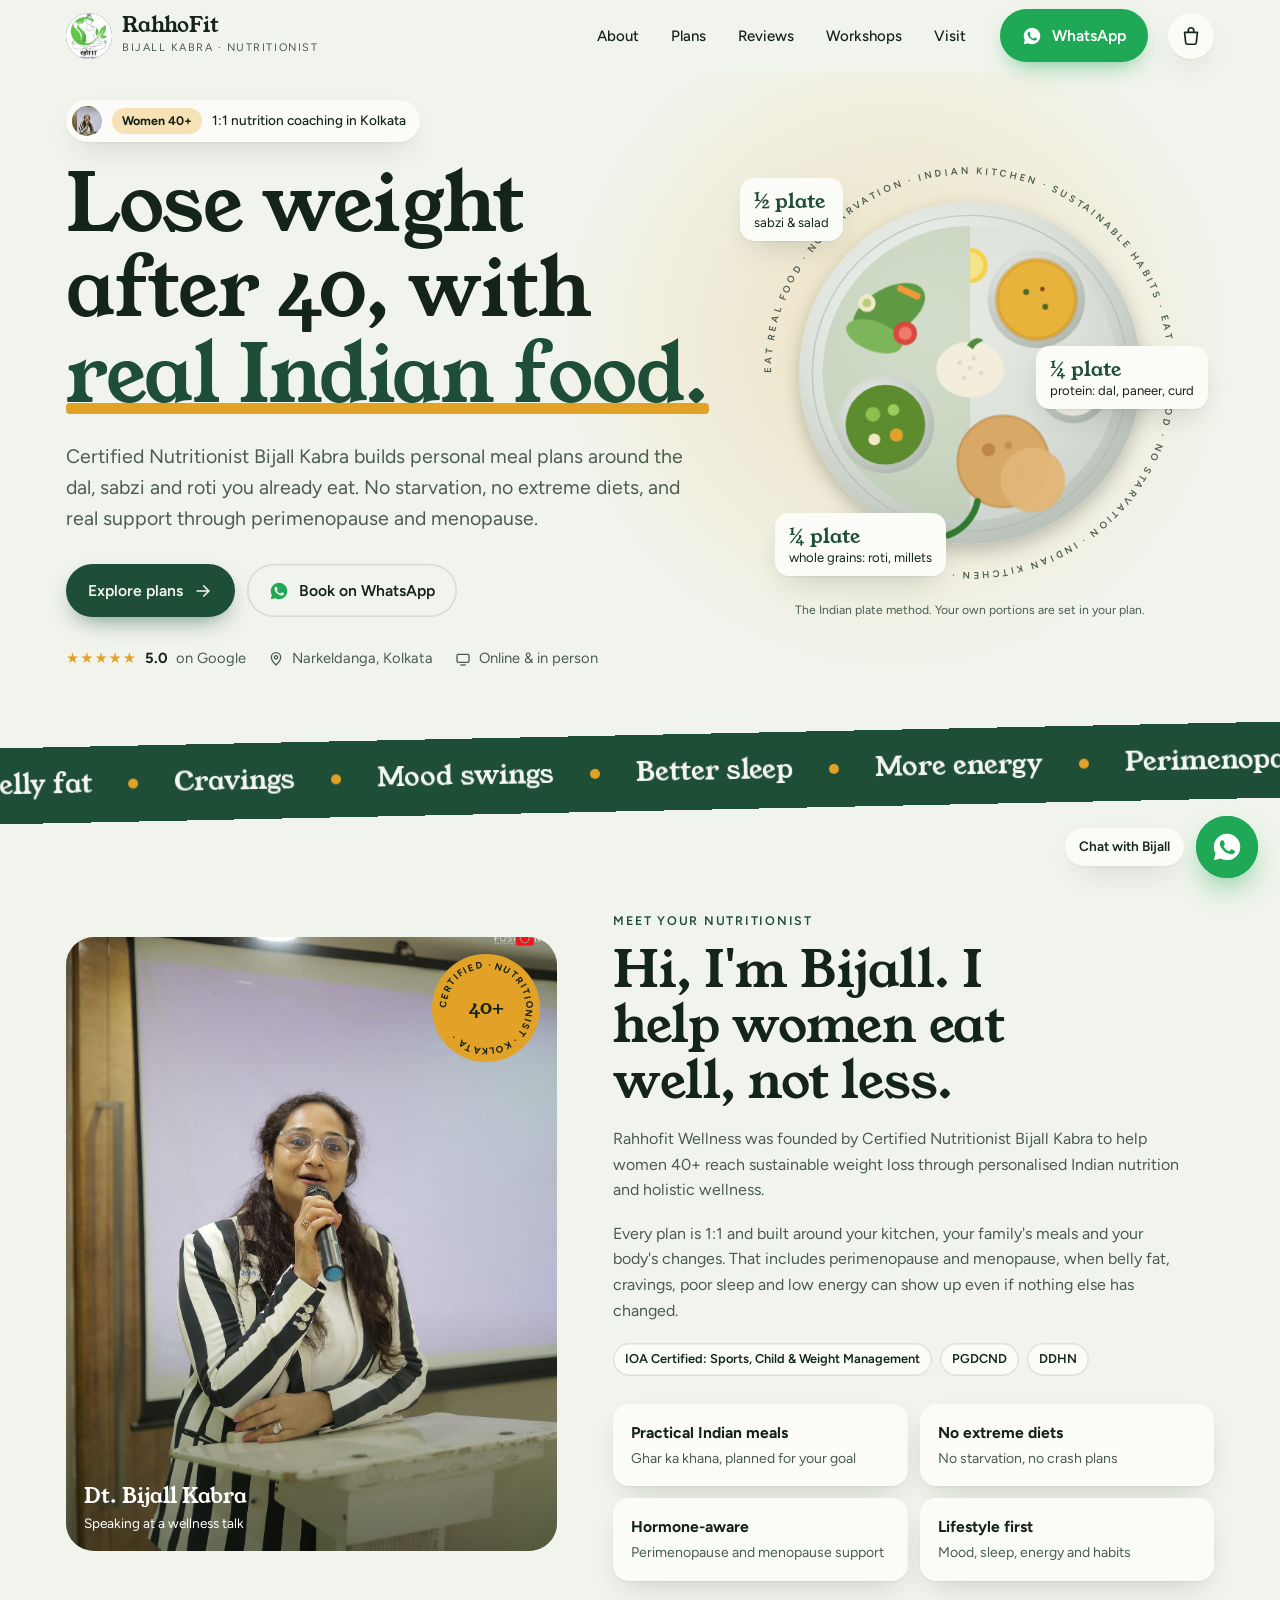
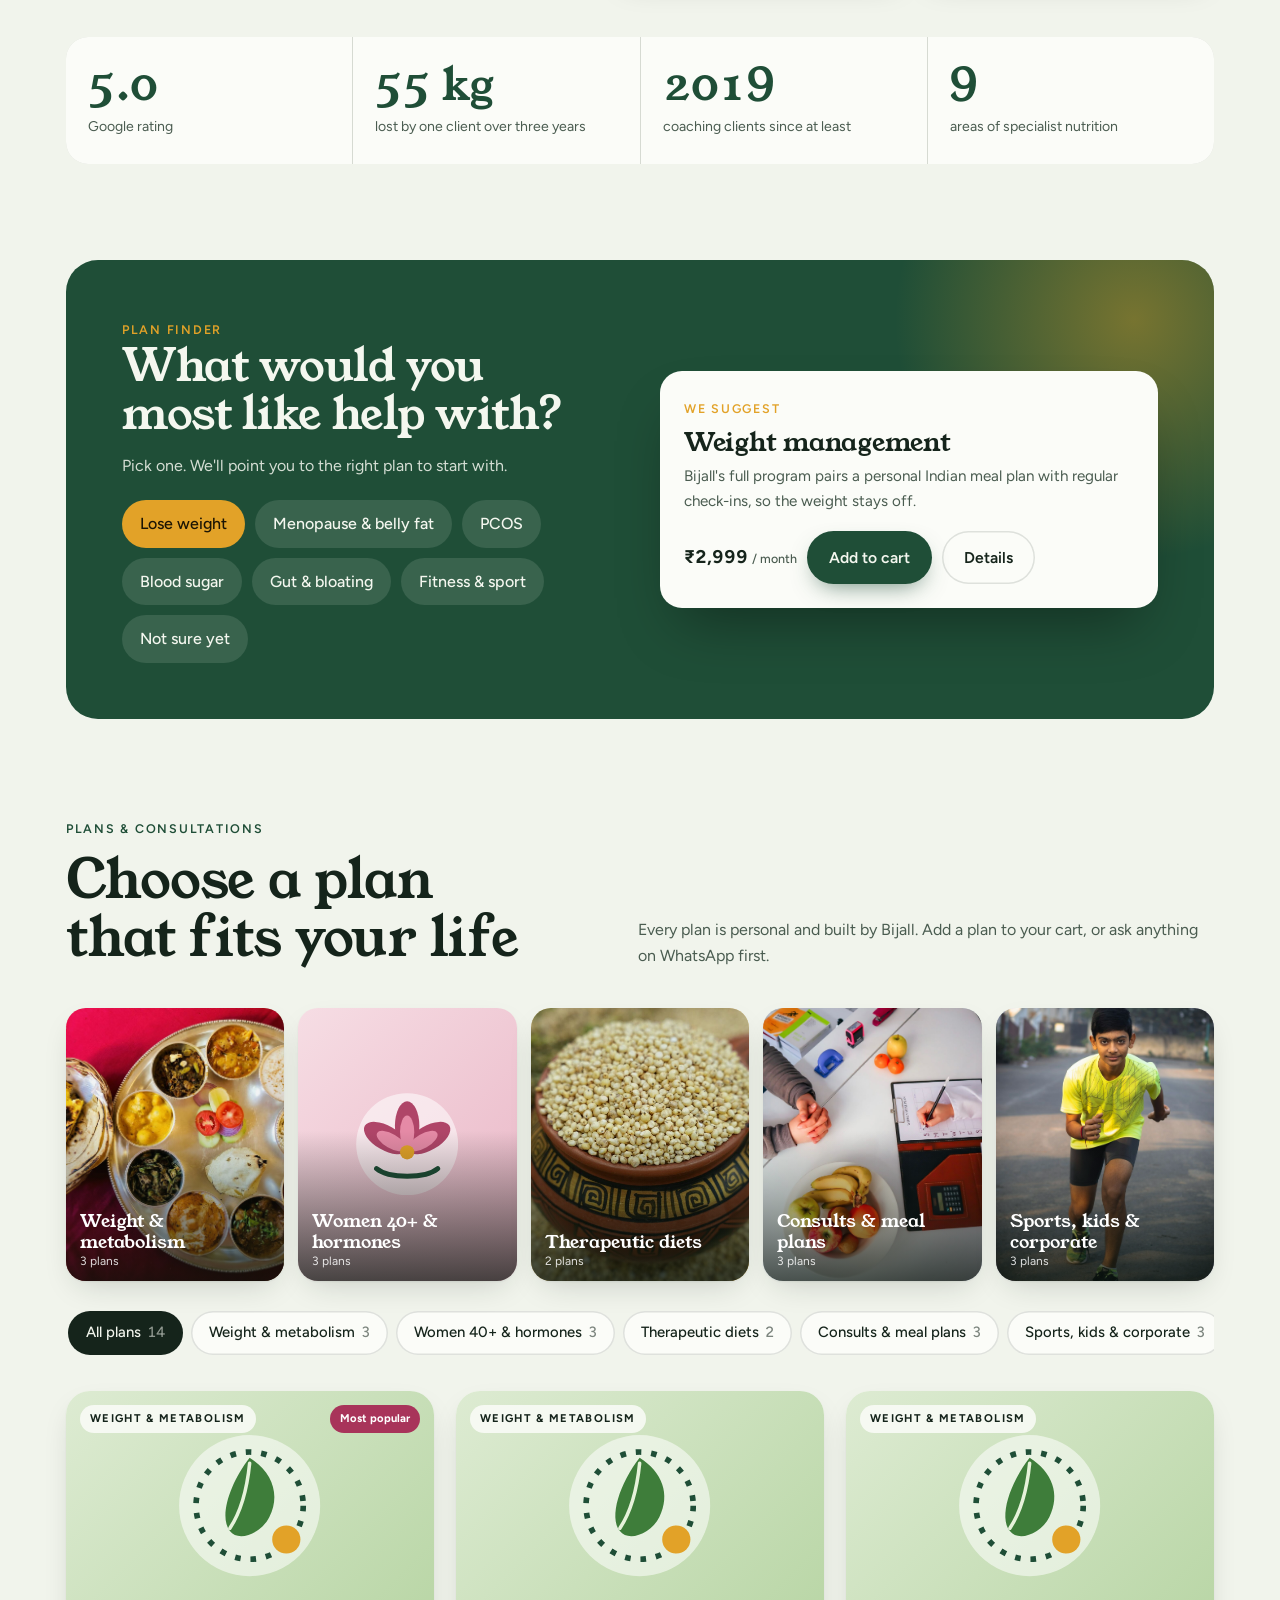
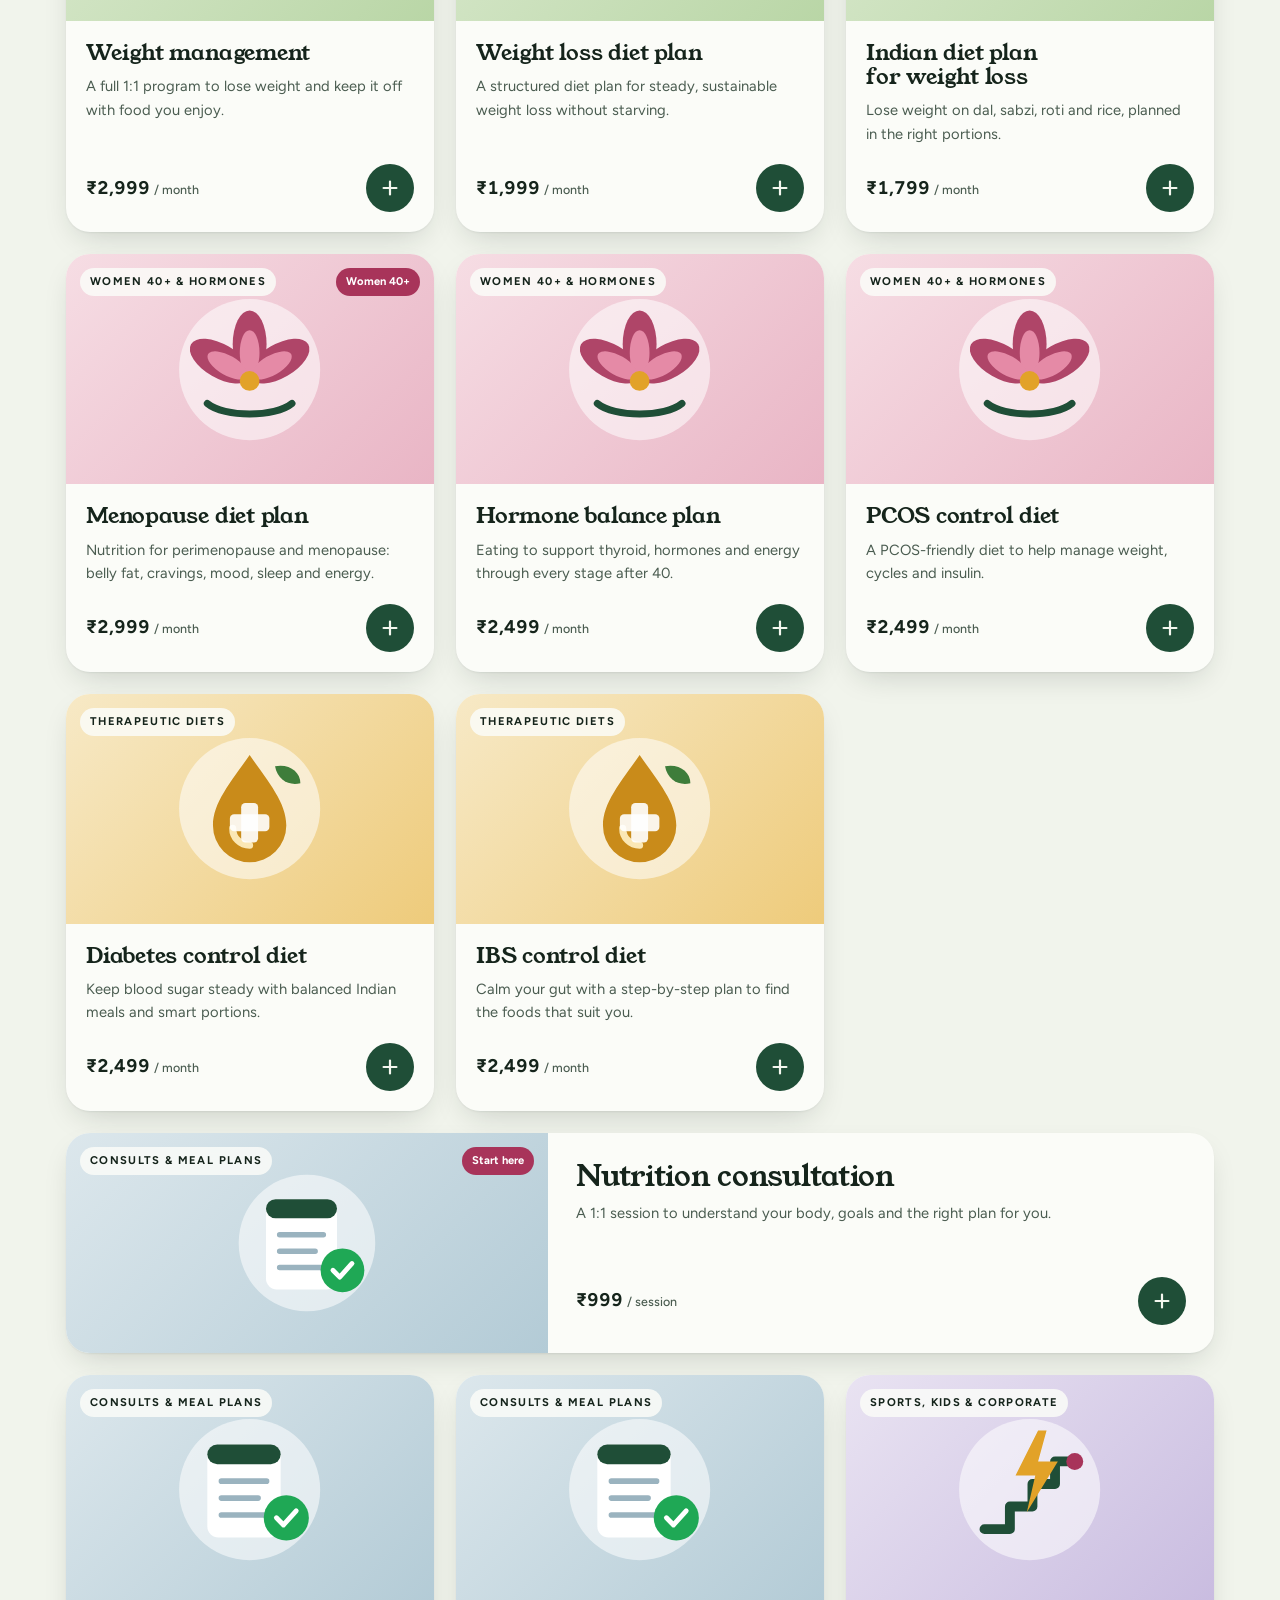
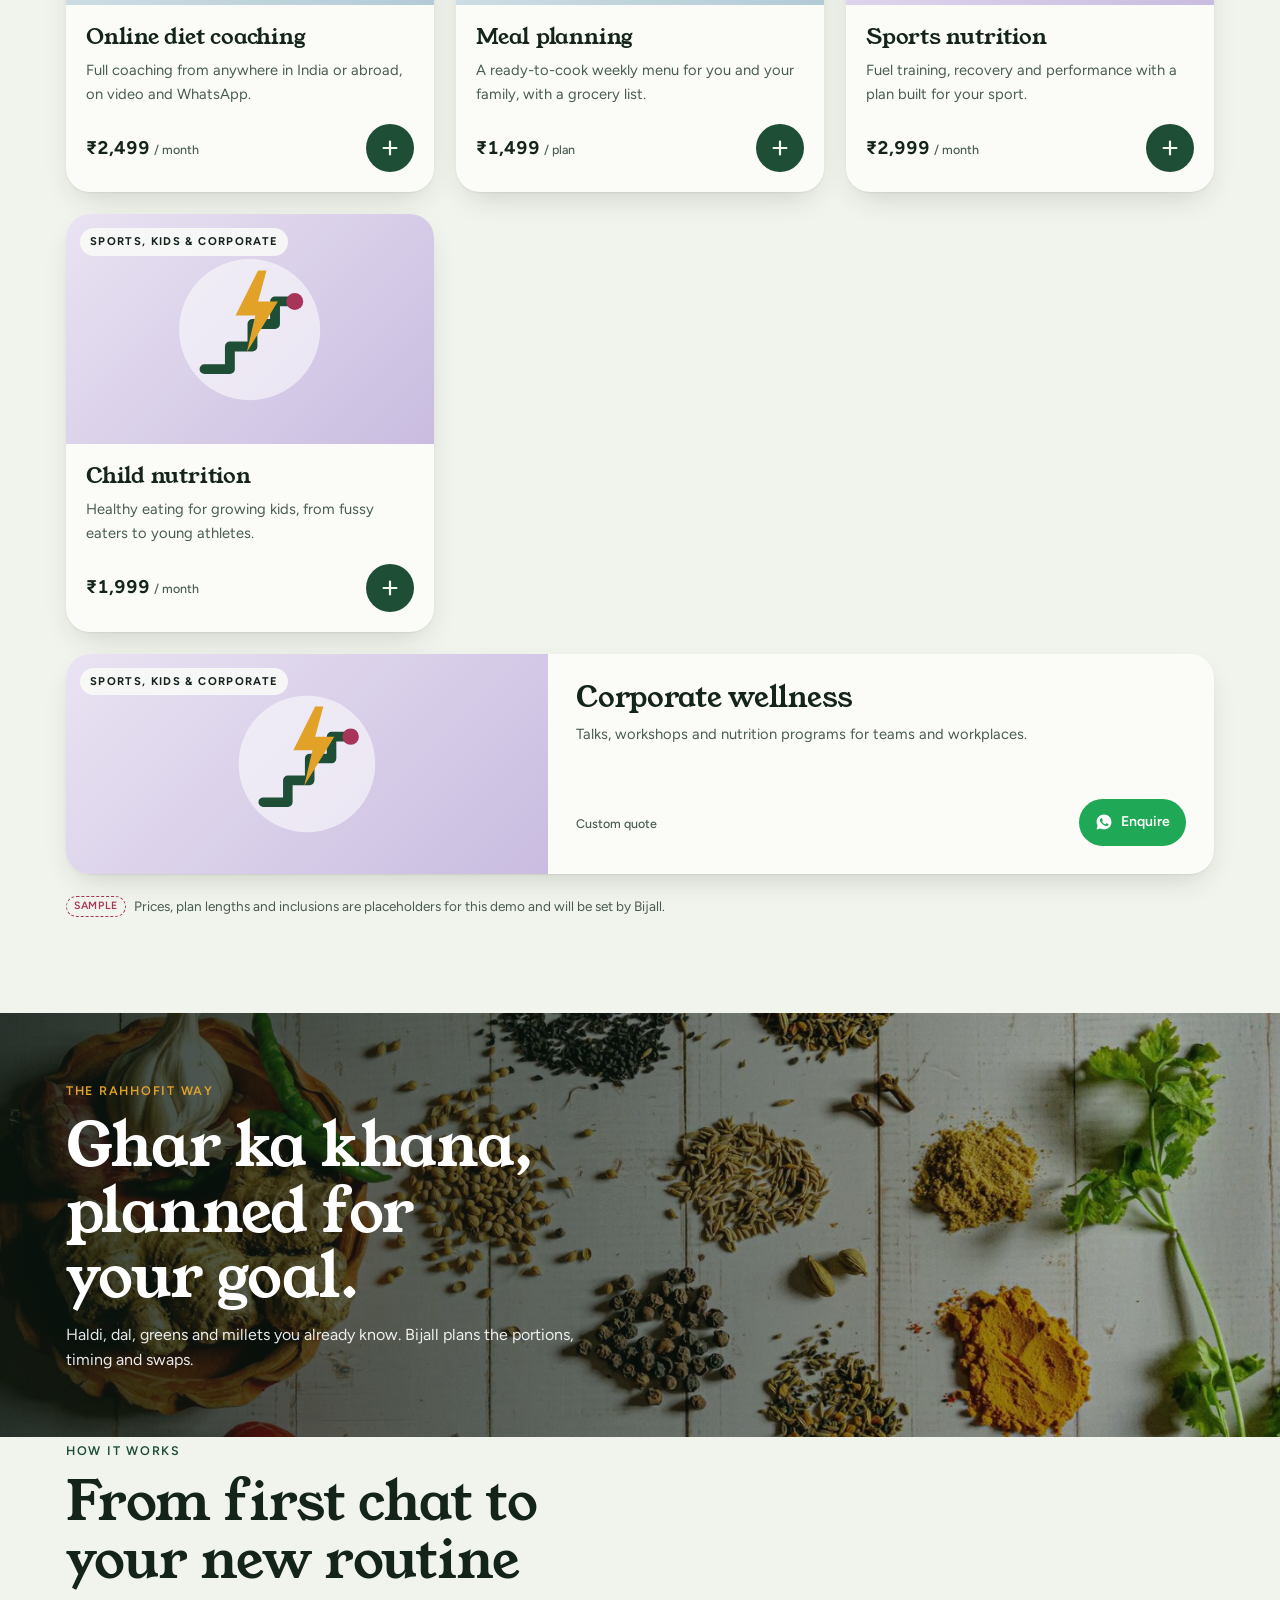
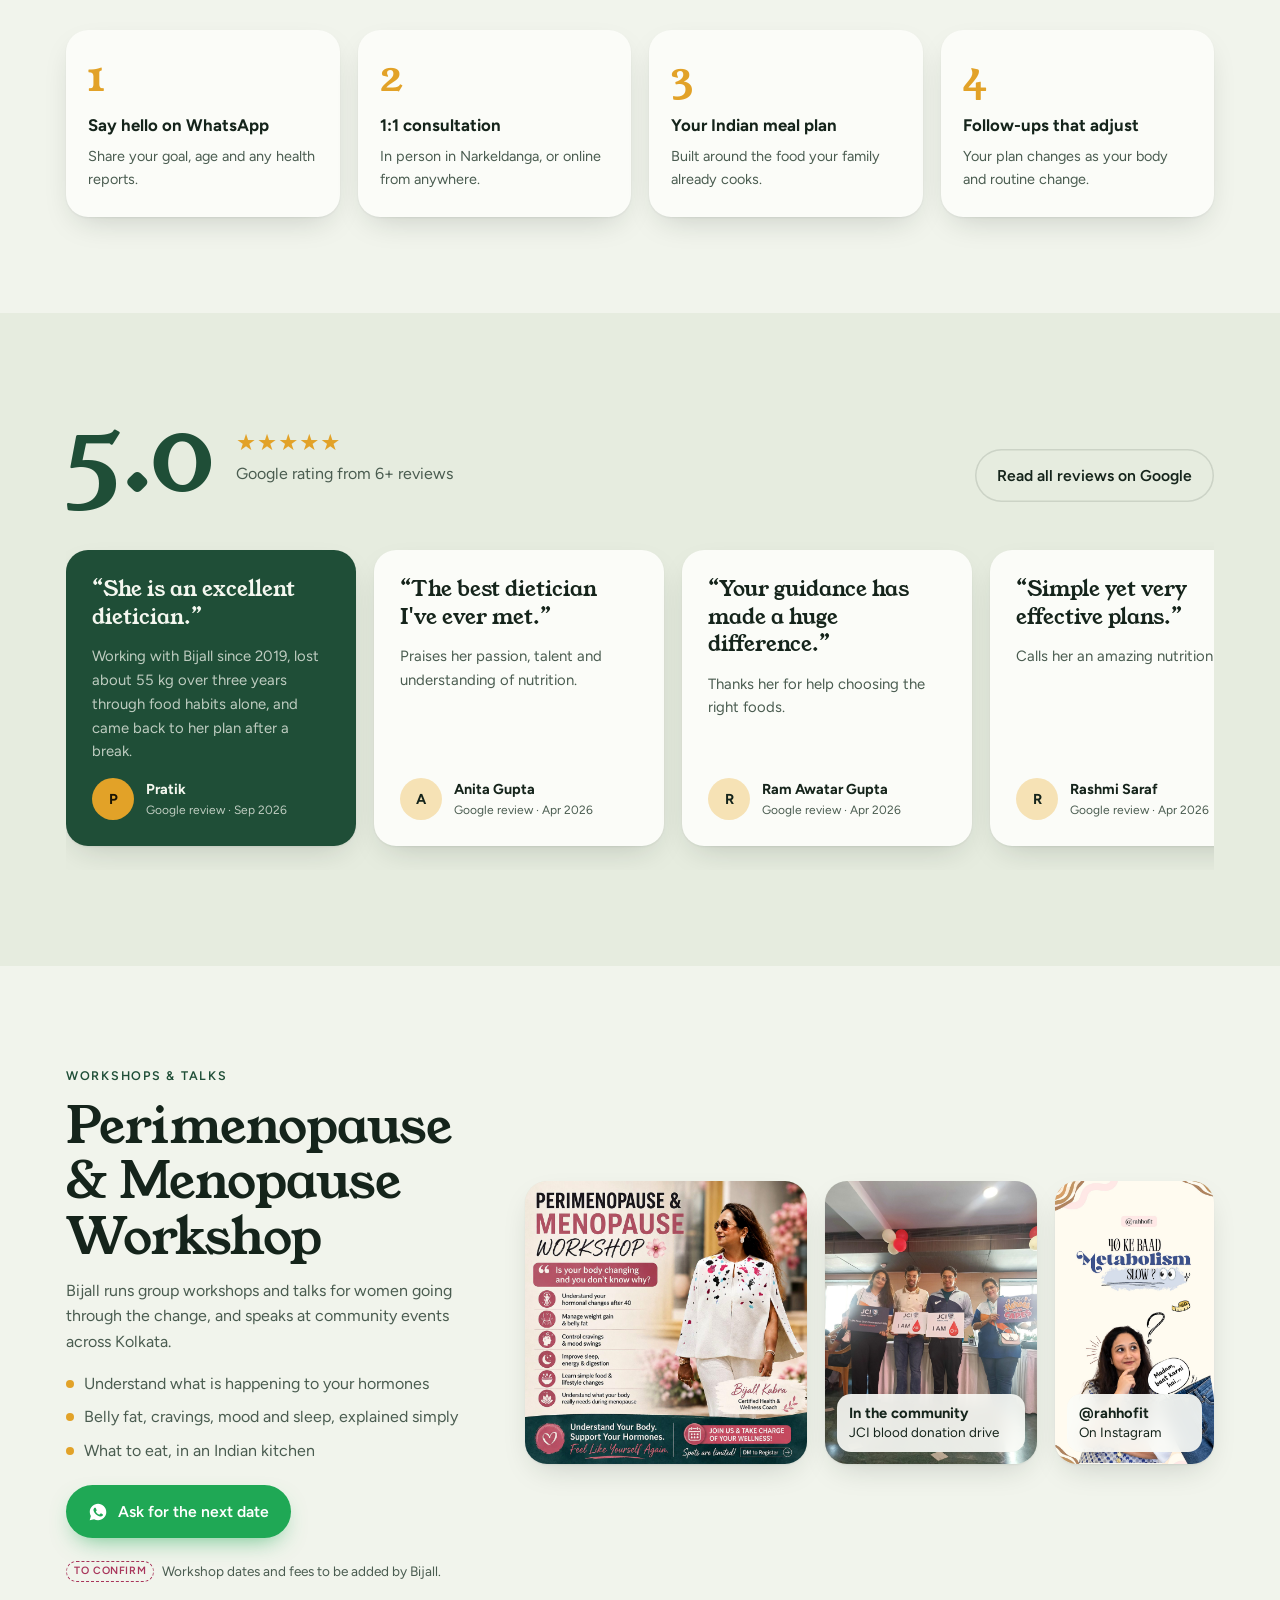
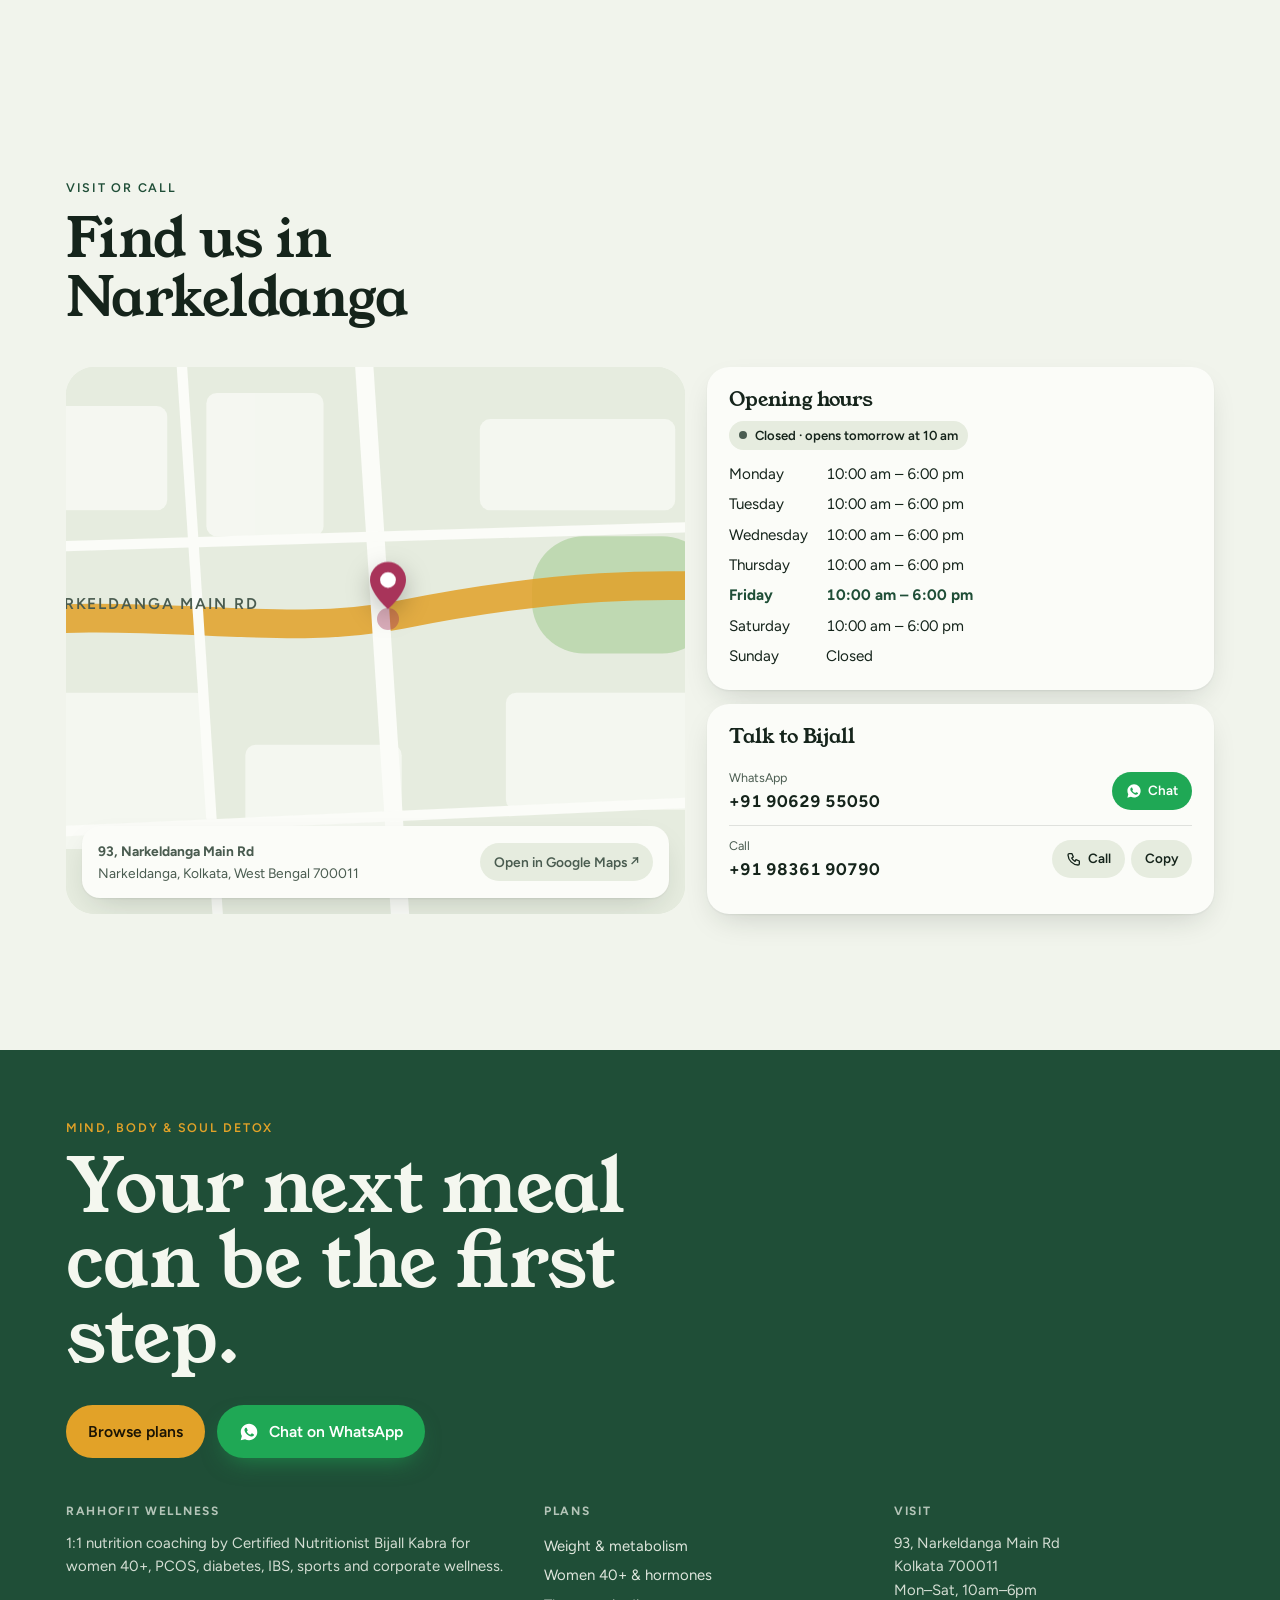
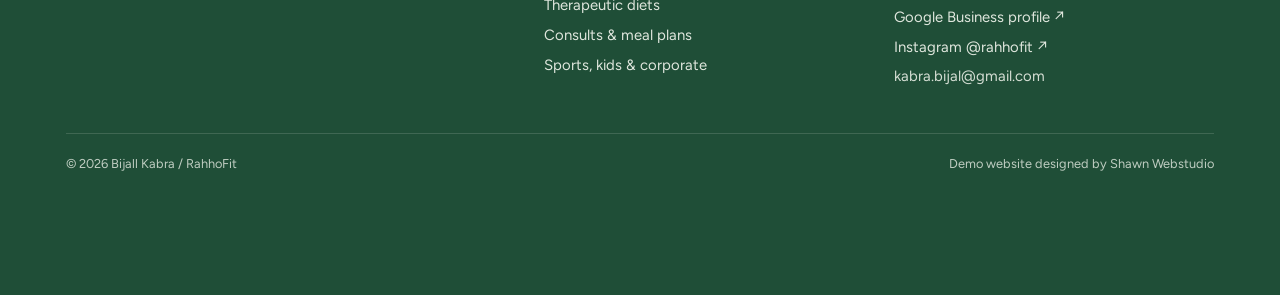
<file: rahhofit-wellness/index.html>
<!doctype html>
<html lang="en">
<head>
<meta charset="utf-8">
<meta name="viewport" content="width=device-width,initial-scale=1,viewport-fit=cover">
<meta name="theme-color" content="#1F4E37">
<meta property="og:title" content="RahhoFit Wellness · Bijall Kabra, Nutritionist in Kolkata">
<meta property="og:description" content="1:1 nutrition coaching for women 40+. Practical Indian meal plans, no crash diets.">
<meta property="og:image" content="https://shawnwebstudio-sketch.github.io/Dentel_Demo/rahhofit-wellness/img/g9.jpg">
<meta property="og:type" content="website">
<link rel="icon" href="img/logo.png">
<style>:root{padding-top:env(safe-area-inset-top,0px);padding-bottom:env(safe-area-inset-bottom,0px)}body{margin:0}img{max-width:100%}[hidden]{display:none!important}</style>
<title>RahhoFit Wellness</title>
<meta name="claude:viewport-fit-sides" content="cover">
<meta name="description" content="Bijall Kabra / RahhoFit: 1:1 nutrition coaching for women 40+ in Narkeldanga, Kolkata. Practical Indian meal plans, no crash diets.">
<link rel="preconnect" href="https://fonts.googleapis.com">
<link rel="preconnect" href="https://fonts.gstatic.com" crossorigin>
<link rel="stylesheet" href="https://fonts.googleapis.com/css2?family=Young+Serif&family=Figtree:ital,wght@0,400;0,500;0,600;0,700;1,400&display=swap">
<style>
/* Layout: a living thali. Hero plate on the right teaches the Indian plate method; everything below is a calm, leafy store built around it. */
:root{
  --bg:#F1F4EC;         /* pale curry-leaf wash */
  --bg-2:#E6ECDF;
  --card:#FBFCF8;
  --ink:#15241B;
  --ink-2:#4A5C50;
  --line:rgba(21,36,27,.12);
  --leaf:#1F4E37;       /* curry leaf */
  --leaf-ink:#F4F7EF;
  --haldi:#E2A228;      /* turmeric */
  --haldi-soft:#F6E2B5;
  --beet:#A8345A;       /* beetroot */
  --steel-1:#DCE1DA; --steel-2:#AEB7AF; --steel-3:#F8FAF6;
  --wa:#1FA855;
  --shadow:0 1px 2px rgba(21,36,27,.06),0 12px 32px -12px rgba(21,36,27,.22);
  --f-display:"Young Serif",Georgia,"Times New Roman",serif;
  --f-body:"Figtree",ui-sans-serif,system-ui,-apple-system,"Segoe UI",sans-serif;
  --r:18px;
  --gutter-l:max(16px,env(safe-area-inset-left,0px));
  --gutter-r:max(16px,env(safe-area-inset-right,0px));
  --ease:cubic-bezier(.2,.8,.2,1);
  --spring:cubic-bezier(.34,1.56,.64,1);
}
@media (prefers-color-scheme:dark){:root:not([data-theme="light"]){
  --bg:#0E1611;--bg-2:#142019;--card:#17241C;--ink:#E8EEE3;--ink-2:#A6B5AA;--line:rgba(232,238,227,.12);
  --leaf:#8BCBA4;--leaf-ink:#0E1611;--haldi:#F0B648;--haldi-soft:#3A3018;--beet:#E07A9C;
  --steel-1:#3A453E;--steel-2:#26302A;--steel-3:#56635A;--wa:#2BC266;
  --shadow:0 1px 2px rgba(0,0,0,.3),0 16px 40px -16px rgba(0,0,0,.6);color-scheme:dark}}
:root[data-theme="dark"]{
  --bg:#0E1611;--bg-2:#142019;--card:#17241C;--ink:#E8EEE3;--ink-2:#A6B5AA;--line:rgba(232,238,227,.12);
  --leaf:#8BCBA4;--leaf-ink:#0E1611;--haldi:#F0B648;--haldi-soft:#3A3018;--beet:#E07A9C;
  --steel-1:#3A453E;--steel-2:#26302A;--steel-3:#56635A;--wa:#2BC266;
  --shadow:0 1px 2px rgba(0,0,0,.3),0 16px 40px -16px rgba(0,0,0,.6);color-scheme:dark}

*{box-sizing:border-box}
html{scroll-behavior:smooth;-webkit-text-size-adjust:100%;overflow-x:clip}
body{background:var(--bg);color:var(--ink);font:16px/1.6 var(--f-body);overflow-x:clip}
body::before{content:"";position:fixed;inset:0 0 auto;height:env(safe-area-inset-top,0px);z-index:60;background:var(--bg)}
h1,h2,h3{font-family:var(--f-display);font-weight:400;line-height:1.08;text-wrap:balance;margin:0;letter-spacing:-.01em}
p{margin:0}
a{color:inherit}
button{font:inherit;color:inherit;cursor:pointer}
:focus-visible{outline:3px solid var(--haldi);outline-offset:3px;border-radius:8px}
.wrap{max-width:1180px;margin-inline:auto;padding-left:var(--gutter-l);padding-right:var(--gutter-r)}
.eyebrow{font-size:.78rem;font-weight:600;letter-spacing:.14em;text-transform:uppercase;color:var(--leaf)}
.muted{color:var(--ink-2)}
.tag-ph{display:inline-flex;align-items:center;gap:4px;font-size:.66rem;font-weight:600;letter-spacing:.06em;text-transform:uppercase;color:var(--beet);border:1px dashed currentColor;border-radius:99px;padding:1px 7px;white-space:nowrap}

/* Buttons */
.btn{display:inline-flex;align-items:center;justify-content:center;gap:10px;border:0;border-radius:99px;padding:14px 22px;font-weight:600;font-size:.98rem;text-decoration:none;transition:transform .35s var(--spring),box-shadow .3s,background .3s;will-change:transform}
.btn:hover{transform:translateY(-2px)}
.btn:active{transform:scale(.97)}
.btn-primary{background:var(--leaf);color:var(--leaf-ink);box-shadow:0 10px 24px -10px color-mix(in srgb,var(--leaf) 70%,transparent)}
.btn-wa{background:var(--wa);color:#fff;box-shadow:0 10px 24px -10px color-mix(in srgb,var(--wa) 70%,transparent)}
.btn-ghost{background:transparent;color:var(--ink);box-shadow:inset 0 0 0 1.5px var(--line)}
.btn-ghost:hover{box-shadow:inset 0 0 0 1.5px var(--ink)}
.btn svg{width:20px;height:20px;flex:none}

/* Header */
.hdr{position:sticky;top:env(safe-area-inset-top,0px);z-index:50;transition:background .3s,box-shadow .3s,backdrop-filter .3s}
.hdr.scrolled{background:color-mix(in srgb,var(--bg) 82%,transparent);backdrop-filter:blur(14px) saturate(1.4);-webkit-backdrop-filter:blur(14px) saturate(1.4);box-shadow:0 1px 0 var(--line)}
.hdr .wrap{display:flex;align-items:center;gap:20px;height:72px}
.logo{display:flex;align-items:center;gap:10px;text-decoration:none;margin-right:auto}
.logo-mark{position:relative;width:46px;height:46px;border-radius:50%;background:var(--leaf);display:grid;place-items:center;color:var(--leaf-ink);font-family:var(--f-display);font-size:1.15rem;overflow:hidden}
.logo-mark img{position:absolute;inset:0;width:100%;height:100%;object-fit:contain;background:#fff;padding:2px;transform:scale(1.18)}
.logo b{font-family:var(--f-display);font-weight:400;font-size:1.3rem;letter-spacing:-.01em;display:block;line-height:1}
.logo small{display:block;font-size:.68rem;letter-spacing:.14em;text-transform:uppercase;color:var(--ink-2);margin-top:3px}
.nav{display:flex;gap:4px}
.nav a{text-decoration:none;font-weight:500;font-size:.94rem;padding:8px 14px;border-radius:99px;transition:background .2s}
.nav a:hover{background:var(--bg-2)}
.cart-btn{position:relative;display:grid;place-items:center;width:46px;height:46px;border-radius:50%;border:0;background:var(--card);box-shadow:var(--shadow)}
.cart-btn svg{width:22px;height:22px}
.cart-count{position:absolute;top:-4px;right:-4px;min-width:22px;height:22px;border-radius:99px;background:var(--haldi);color:#1b1404;font-size:.72rem;font-weight:700;display:grid;place-items:center;padding:0 5px;transform:scale(0);transition:transform .4s var(--spring)}
.cart-count.on{transform:scale(1)}
.cart-btn.bump{animation:bump .5s var(--spring)}
@keyframes bump{40%{transform:scale(1.18) rotate(-8deg)}}
.hdr-wa{display:inline-flex}
@media (max-width:900px){.nav,.hdr-wa{display:none}}

/* Hero */
.hero{position:relative;padding-block:28px 64px;overflow:hidden}
.hero-grid{display:grid;grid-template-columns:1.05fr .95fr;gap:40px;align-items:center}
.hero h1{font-size:clamp(2.6rem,6.2vw,5.2rem);margin-top:18px}
.hero h1 em{font-style:normal;color:var(--leaf);position:relative;white-space:nowrap;display:inline-block}
.hero h1 em::after{content:"";position:absolute;left:0;right:0;bottom:.06em;height:.14em;background:var(--haldi);border-radius:4px;z-index:-1;transform-origin:left;animation:swipe 1s 2.1s var(--ease) both}
@keyframes swipe{from{transform:scaleX(0)}}
.hero-lede{font-size:clamp(1.05rem,1.6vw,1.22rem);color:var(--ink-2);max-width:34em;margin-top:22px}
.hero-ctas{display:flex;flex-wrap:wrap;gap:12px;margin-top:30px}
.trust{display:flex;flex-wrap:wrap;gap:10px 22px;margin-top:30px;font-size:.92rem;color:var(--ink-2)}
.trust span{display:inline-flex;align-items:center;gap:8px}
.trust b{color:var(--ink)}
.stars{color:var(--haldi);letter-spacing:1px}
.badge-pill{display:inline-flex;align-items:center;gap:10px;padding:6px 14px 6px 6px;border-radius:99px;background:var(--card);box-shadow:var(--shadow);font-size:.85rem;font-weight:500}
.badge-pill i{font-style:normal;background:var(--haldi-soft);color:var(--ink);border-radius:99px;padding:3px 10px;font-weight:700;font-size:.78rem}
.hero-copy>*{animation:up .9s 1.2s var(--ease) both}
.hero-copy>*:nth-child(2){animation-delay:1.28s}.hero-copy>*:nth-child(3){animation-delay:1.36s}.hero-copy>*:nth-child(4){animation-delay:1.44s}.hero-copy>*:nth-child(5){animation-delay:1.52s}
@keyframes up{from{opacity:0;transform:translateY(22px)}}

/* Thali */
.thali-stage{position:relative;aspect-ratio:1;max-width:560px;width:100%;margin-inline:auto}
.thali-stage svg.plate{width:100%;height:100%;display:block;overflow:visible}
.plate-spin{transform-origin:300px 300px;animation:spin 90s linear infinite}
@keyframes spin{to{transform:rotate(360deg)}}
.bowl{transform-box:fill-box;transform-origin:center;animation:pop .9s var(--spring) both}
@keyframes pop{from{transform:scale(0);opacity:0}}
.ring-text{font:600 13px var(--f-body);letter-spacing:.32em;text-transform:uppercase;fill:var(--ink-2)}
.ring{transform-origin:300px 300px;animation:spin 60s linear infinite reverse}
.callout{position:absolute;background:var(--card);border-radius:14px;padding:10px 14px;box-shadow:var(--shadow);font-size:.82rem;line-height:1.3;max-width:180px;animation:float 6s ease-in-out infinite, up .8s var(--ease) both}
.callout b{display:block;font-family:var(--f-display);font-weight:400;font-size:1.25rem;color:var(--leaf)}
.c1{top:6%;left:-2%;animation-delay:0s,2.1s}
.c2{top:44%;right:-4%;animation-delay:-2s,2.3s}
.c3{bottom:4%;left:6%;animation-delay:-4s,2.5s}
@keyframes float{50%{transform:translateY(-10px)}}
.plate-note{text-align:center;font-size:.76rem;color:var(--ink-2);margin-top:6px}
@media (max-width:900px){
  .hero-grid{grid-template-columns:1fr;gap:12px}
  .thali-stage{max-width:420px;order:-1;margin-top:4px}
  .hero{padding-top:8px}
  .callout{font-size:.74rem;padding:8px 10px;max-width:140px}.callout b{font-size:1.05rem}
  .c1{left:0}.c2{right:0}
}

/* Marquee */
.marquee{background:var(--leaf);color:var(--leaf-ink);overflow:hidden;padding-block:16px;transform:rotate(-1.2deg);margin-inline:-20px}
.marquee-track{display:flex;gap:36px;width:max-content;animation:marq 32s linear infinite;font-family:var(--f-display);font-size:clamp(1.2rem,2.4vw,1.7rem)}
.marquee-track span{display:inline-flex;align-items:center;gap:36px;white-space:nowrap}
.marquee-track span::after{content:"";width:10px;height:10px;border-radius:50%;background:var(--haldi)}
@keyframes marq{to{transform:translateX(-50%)}}

/* Sections */
section{scroll-margin-top:80px}
.sec{padding-block:96px}
.sec-head{display:flex;flex-wrap:wrap;align-items:end;justify-content:space-between;gap:20px;margin-bottom:40px}
.sec-head h2{font-size:clamp(2rem,4.4vw,3.4rem);margin-top:10px;max-width:16ch}
.sec-head p{max-width:36em;color:var(--ink-2)}
@media (max-width:640px){.sec{padding-block:64px}}

/* Reveal (scroll-driven; content is visible without support) */
@supports (animation-timeline:view()){
  .rv{animation:rv linear both;animation-timeline:view();animation-range:entry 0% entry 55%}
  @keyframes rv{from{opacity:.15;transform:translateY(40px) scale(.98)}}
}

/* About */
.about-grid{display:grid;grid-template-columns:.9fr 1.1fr;gap:56px;align-items:center}
.portrait{position:relative;aspect-ratio:4/5;border-radius:28px;overflow:hidden;background:
  radial-gradient(120% 80% at 20% 10%,color-mix(in srgb,var(--haldi) 40%,transparent),transparent 60%),
  radial-gradient(90% 70% at 90% 100%,color-mix(in srgb,var(--leaf) 55%,transparent),transparent 70%),var(--bg-2);
  display:grid;place-items:center;max-width:100%}
.portrait .mono{font-family:var(--f-display);font-size:clamp(6rem,14vw,10rem);color:var(--leaf);opacity:.9;line-height:1}
.portrait .ph{position:absolute;left:16px;bottom:16px}
.portrait .stamp{position:absolute;right:16px;top:16px;width:110px;height:110px;z-index:1}
.stamp text{font:700 9.5px var(--f-body);letter-spacing:.14em;fill:var(--ink)}
.stamp-spin{transform-origin:55px 55px;animation:spin 18s linear infinite}
.about h2{font-size:clamp(2rem,4vw,3.2rem);margin-top:10px}
.about p{margin-top:18px;color:var(--ink-2);max-width:36em}
.pillars{display:grid;grid-template-columns:repeat(2,minmax(0,1fr));gap:12px;margin-top:28px}
.pillar{background:var(--card);border-radius:16px;padding:16px 18px;box-shadow:var(--shadow)}
.pillar b{display:block;font-size:.98rem}
.pillar span{font-size:.88rem;color:var(--ink-2)}
@media (max-width:860px){.about-grid{grid-template-columns:1fr;gap:32px}.portrait{max-width:420px}}

/* Stats */
.stats{display:grid;grid-template-columns:repeat(4,minmax(0,1fr));gap:1px;background:var(--line);border-radius:22px;overflow:hidden;margin-top:56px}
.stat{background:var(--card);padding:26px 22px}
.stat b{font-family:var(--f-display);font-weight:400;font-size:clamp(2rem,4vw,2.8rem);line-height:1;color:var(--leaf);font-variant-numeric:tabular-nums}
.stat span{display:block;margin-top:8px;font-size:.88rem;color:var(--ink-2)}
@media (max-width:760px){.stats{grid-template-columns:repeat(2,minmax(0,1fr))}}

/* Quiz */
.quiz{background:var(--leaf);color:var(--leaf-ink);border-radius:32px;padding:clamp(28px,5vw,56px);display:grid;grid-template-columns:1fr 1fr;gap:40px;position:relative;overflow:hidden}
.quiz::before{content:"";position:absolute;width:520px;height:520px;border-radius:50%;right:-180px;top:-200px;background:radial-gradient(circle,color-mix(in srgb,var(--haldi) 45%,transparent),transparent 65%)}
.quiz>*{position:relative;min-width:0}
.quiz h2{font-size:clamp(1.9rem,3.6vw,2.8rem)}
.quiz .eyebrow{color:var(--haldi)}
.quiz p.q{margin-top:14px;opacity:.85}
.chips{display:flex;flex-wrap:wrap;gap:10px;margin-top:22px}
.chip{border:0;border-radius:99px;padding:11px 18px;background:color-mix(in srgb,var(--leaf-ink) 12%,transparent);color:inherit;font-weight:500;transition:background .25s,transform .35s var(--spring)}
.chip:hover{background:color-mix(in srgb,var(--leaf-ink) 22%,transparent)}
.chip[aria-pressed="true"]{background:var(--haldi);color:#1b1404}
.quiz-result{background:var(--card);color:var(--ink);border-radius:22px;padding:24px;align-self:center;box-shadow:0 30px 60px -20px rgba(0,0,0,.4);transition:transform .5s var(--spring)}
.quiz-result.flip{animation:flip .6s var(--spring)}
@keyframes flip{from{transform:rotateX(70deg) translateY(20px);opacity:0}}
.quiz-result h3{font-size:1.6rem;margin-top:8px}
.quiz-result p{color:var(--ink-2);margin-top:8px;font-size:.95rem}
.quiz-result .row{display:flex;flex-wrap:wrap;gap:10px;margin-top:18px;align-items:center}
@media (max-width:860px){.quiz{grid-template-columns:1fr}}

/* Shop */
.filters{display:flex;gap:8px;overflow-x:auto;padding:4px 2px 12px;margin-bottom:24px;scrollbar-width:none}
.filters::-webkit-scrollbar{display:none}
.filter{flex:none;border:0;border-radius:99px;padding:10px 18px;background:var(--card);box-shadow:inset 0 0 0 1.5px var(--line);font-weight:500;font-size:.93rem;transition:all .25s}
.filter span{opacity:.55;margin-left:6px;font-variant-numeric:tabular-nums}
.filter[aria-pressed="true"]{background:var(--ink);color:var(--bg);box-shadow:none}
.grid{display:grid;grid-template-columns:repeat(3,minmax(0,1fr));gap:22px}
@media (max-width:980px){.grid{grid-template-columns:repeat(2,minmax(0,1fr))}}
@media (max-width:560px){.grid{grid-template-columns:1fr;gap:16px}}
.card{position:relative;display:flex;flex-direction:column;background:var(--card);border-radius:24px;overflow:hidden;box-shadow:var(--shadow);transition:transform .5s var(--spring),box-shadow .4s;animation:cardIn .6s var(--ease) both}
.card:hover{transform:translateY(-6px)}
@keyframes cardIn{from{opacity:0;transform:translateY(18px) scale(.98)}}
.card-art{position:relative;aspect-ratio:16/10;display:grid;place-items:center;overflow:hidden;max-width:100%;cursor:pointer;border:0;padding:0;width:100%}
.card-art svg{width:46%;height:auto;transition:transform .8s var(--spring)}
.card:hover .card-art svg{transform:scale(1.08) rotate(-4deg)}
.card-art .cat{position:absolute;left:14px;top:14px;font-size:.7rem;font-weight:700;letter-spacing:.12em;text-transform:uppercase;background:color-mix(in srgb,var(--card) 85%,transparent);backdrop-filter:blur(6px);padding:5px 10px;border-radius:99px;color:var(--ink)}
.card-art .flag{position:absolute;right:14px;top:14px;font-size:.7rem;font-weight:700;background:var(--beet);color:#fff;padding:5px 10px;border-radius:99px}
.card-body{padding:20px 20px 20px;display:flex;flex-direction:column;gap:10px;flex:1}
.card-body h3{font-size:1.4rem}
.card-body p{font-size:.92rem;color:var(--ink-2)}
.card-foot{margin-top:auto;display:flex;align-items:center;justify-content:space-between;gap:12px;padding-top:8px}
.price{font-weight:700;font-size:1.15rem;font-variant-numeric:tabular-nums}
.price small{font-weight:500;font-size:.78rem;color:var(--ink-2)}
.add{border:0;width:48px;height:48px;border-radius:50%;background:var(--leaf);color:var(--leaf-ink);display:grid;place-items:center;transition:transform .4s var(--spring),background .3s;flex:none}
.add:hover{transform:rotate(90deg) scale(1.06)}
.add.done{background:var(--haldi);color:#1b1404;transform:none}
.add svg{width:22px;height:22px}
.add-text{border:0;border-radius:99px;padding:12px 16px;background:var(--wa);color:#fff;font-weight:600;font-size:.88rem;text-decoration:none;display:inline-flex;gap:8px;align-items:center}
.add-text svg{width:18px;height:18px}
.card.wide{grid-column:1/-1;flex-direction:row}
.card.wide .card-art{width:42%;aspect-ratio:auto;min-height:220px}
.card.wide .card-art svg{width:34%}
.card.wide .card-body{padding:28px;justify-content:center}
.card.wide h3{font-size:1.8rem}
@media (max-width:560px){.card.wide{flex-direction:column}.card.wide .card-art{width:100%;aspect-ratio:16/10;min-height:0}.card.wide .card-art svg{width:46%}}
.portrait img{position:absolute;inset:0;width:100%;height:100%;object-fit:cover;object-position:50% 18%;animation:kb 18s ease-in-out infinite alternate}
@keyframes kb{to{transform:scale(1.08)}}
.portrait.has-img .ph,.portrait.has-img .mono{display:none}
.portrait::after{content:"";position:absolute;inset:0;background:linear-gradient(to top,rgba(10,20,14,.45),transparent 40%);pointer-events:none}
.portrait figcaption{position:absolute;left:18px;bottom:16px;right:18px;color:#fff;font-size:.85rem;z-index:1}
.portrait figcaption b{display:block;font-family:var(--f-display);font-weight:400;font-size:1.3rem}
.portrait:not(.has-img) figcaption{display:none}
.creds{display:flex;flex-wrap:wrap;gap:8px;margin-top:20px}
.creds span{font-size:.8rem;font-weight:600;padding:6px 12px;border-radius:99px;background:var(--card);box-shadow:inset 0 0 0 1.5px var(--line)}
.ava{width:30px;height:30px;border-radius:50%;object-fit:cover;object-position:50% 14%;margin-left:-0px}
.gallery{display:grid;grid-template-columns:1fr .75fr .5625fr;gap:18px;align-items:start}
.gal{position:relative;margin:0;border-radius:22px;overflow:hidden;background:var(--bg-2);box-shadow:var(--shadow);max-width:100%}
.gal img{display:block;width:100%;height:100%;object-fit:cover;transition:transform 1.2s var(--ease)}
.gal:hover img{transform:scale(1.04)}
.gal.g6{aspect-ratio:1}.gal.g10{aspect-ratio:3/4}.gal.g1{aspect-ratio:9/16}
.gal figcaption{position:absolute;left:12px;right:12px;bottom:12px;background:color-mix(in srgb,var(--card) 90%,transparent);backdrop-filter:blur(8px);-webkit-backdrop-filter:blur(8px);border-radius:14px;padding:10px 12px;font-size:.84rem;line-height:1.35}
.gal figcaption b{display:block;font-size:.92rem}
.gal.noimg{display:none}
.workshop{display:grid;grid-template-columns:1fr 1.6fr;gap:28px;align-items:center}
.workshop ul{margin:16px 0 0;padding:0;list-style:none;display:grid;gap:8px}
.workshop li{display:flex;gap:10px;color:var(--ink-2)}
.workshop li::before{content:"";flex:none;width:8px;height:8px;border-radius:50%;background:var(--haldi);margin-top:9px}
@media (max-width:900px){.workshop{grid-template-columns:1fr}.gallery{display:flex;overflow-x:auto;scroll-snap-type:x mandatory;padding-bottom:10px}.gal{flex:none;scroll-snap-align:start;height:360px;max-width:none}.gal.g6{width:360px;aspect-ratio:auto}.gal.g10{width:270px;aspect-ratio:auto}.gal.g1{width:203px;aspect-ratio:auto}}
.cat-tiles{display:grid;grid-template-columns:repeat(5,minmax(0,1fr));gap:14px;margin-bottom:26px}
.ctile{position:relative;border:0;padding:0;border-radius:20px;overflow:hidden;aspect-ratio:4/5;display:grid;place-items:center;text-align:left;box-shadow:var(--shadow);transition:transform .5s var(--spring),box-shadow .3s;max-width:100%}
.ctile:hover{transform:translateY(-4px)}
.ctile svg{width:56%}
.ctile img{position:absolute;inset:0;width:100%;height:100%;object-fit:cover;transition:transform 1.2s var(--ease)}
.ctile:hover img{transform:scale(1.06)}
.ctile::after{content:"";position:absolute;inset:0;background:linear-gradient(to top,rgba(8,18,12,.72),rgba(8,18,12,0) 55%)}
.ctile span{position:absolute;left:14px;right:14px;bottom:12px;z-index:1;color:#fff;font-family:var(--f-display);font-size:1.12rem;line-height:1.15}
.ctile span small{display:block;font-family:var(--f-body);font-size:.75rem;opacity:.85;margin-top:3px}
.ctile[aria-pressed="true"]{box-shadow:0 0 0 3px var(--haldi),var(--shadow)}
@media (max-width:900px){.cat-tiles{display:flex;overflow-x:auto;scroll-snap-type:x mandatory;padding:4px 2px 8px;scrollbar-width:none}.cat-tiles::-webkit-scrollbar{display:none}.ctile{flex:none;width:150px;scroll-snap-align:start}}
.pd-art img{position:absolute;inset:0;width:100%;height:100%;object-fit:cover}
.pd-art .x{z-index:3}
.band{position:relative;overflow:hidden;background:var(--leaf);min-height:340px;display:grid;align-items:center}
.band img{position:absolute;inset:0;width:100%;height:100%;object-fit:cover;transform:scale(1.1);animation:kb 22s ease-in-out infinite alternate}
.band::after{content:"";position:absolute;inset:0;background:linear-gradient(90deg,rgba(10,22,15,.82),rgba(10,22,15,.25))}
.band .wrap{position:relative;z-index:1;color:#fff;padding-block:64px;width:100%}
.band h2{font-size:clamp(2rem,5vw,3.8rem);max-width:14ch}
.band p{margin-top:12px;max-width:32em;opacity:.9}
.ph-note{margin-top:22px;font-size:.85rem;color:var(--ink-2);display:flex;gap:8px;align-items:center;flex-wrap:wrap}

/* Art tints */
.t-weight{background:linear-gradient(135deg,#DDEBD2,#B9D6A6)}
.t-hormones{background:linear-gradient(135deg,#F6DDE4,#E9B5C5)}
.t-medical{background:linear-gradient(135deg,#F7E9C6,#EECB7B)}
.t-coaching{background:linear-gradient(135deg,#DCE7EC,#B3CBD6)}
.t-performance{background:linear-gradient(135deg,#E9E3F2,#C9BCE0)}
:root[data-theme="dark"] .card-art,:root:not([data-theme="light"]) .card-art{--dk:1}
@media (prefers-color-scheme:dark){:root:not([data-theme="light"]) .card-art{filter:saturate(.8) brightness(.78)}}
:root[data-theme="dark"] .card-art{filter:saturate(.8) brightness(.78)}

/* Process */
.steps{display:grid;grid-template-columns:repeat(4,minmax(0,1fr));gap:18px;counter-reset:s}
.step{position:relative;padding:26px 22px;border-radius:22px;background:var(--card);box-shadow:var(--shadow)}
.step::before{counter-increment:s;content:counter(s);font-family:var(--f-display);font-size:2.6rem;line-height:1;color:var(--haldi);display:block;margin-bottom:14px}
.step b{display:block;font-size:1.05rem}
.step span{display:block;font-size:.9rem;color:var(--ink-2);margin-top:6px}
@media (max-width:900px){.steps{grid-template-columns:repeat(2,minmax(0,1fr))}}
@media (max-width:520px){.steps{grid-template-columns:1fr}}

/* Reviews */
.reviews-band{background:var(--bg-2)}
.rev-top{display:flex;align-items:center;gap:22px;flex-wrap:wrap}
.big-rating{font-family:var(--f-display);font-size:clamp(4rem,9vw,6.5rem);line-height:.9;color:var(--leaf)}
.rev-scroller{display:grid;grid-auto-flow:column;grid-auto-columns:minmax(290px,380px);gap:18px;overflow-x:auto;scroll-snap-type:x mandatory;padding:8px 2px 24px;scrollbar-width:thin}
.rev{scroll-snap-align:start;background:var(--card);border-radius:22px;padding:26px;box-shadow:var(--shadow);display:flex;flex-direction:column;gap:14px;min-width:0}
.rev q{font-family:var(--f-display);font-size:1.32rem;line-height:1.3;quotes:"\201C" "\201D"}
.rev .sum{color:var(--ink-2);font-size:.93rem}
.rev .who{margin-top:auto;display:flex;align-items:center;gap:12px;font-size:.9rem}
.avatar{width:42px;height:42px;border-radius:50%;display:grid;place-items:center;font-weight:700;background:var(--haldi-soft);color:var(--ink);flex:none}
.rev .who small{display:block;color:var(--ink-2)}
.rev.feature{background:var(--leaf);color:var(--leaf-ink)}
.rev.feature .sum,.rev.feature .who small{color:color-mix(in srgb,var(--leaf-ink) 75%,transparent)}
.rev.feature .avatar{background:var(--haldi);color:#1b1404}

/* Visit */
.visit{display:grid;grid-template-columns:1.1fr .9fr;gap:22px}
.map{position:relative;border-radius:28px;overflow:hidden;min-height:380px;background:var(--bg-2);display:block;text-decoration:none;color:inherit}
.map svg.streets{position:absolute;inset:0;width:100%;height:100%}
.map .pin{position:absolute;left:52%;top:46%;transform:translate(-50%,-100%)}
.map .pin svg{width:54px;height:54px;filter:drop-shadow(0 8px 12px rgba(0,0,0,.25));animation:drop 1.2s var(--spring) both}
@keyframes drop{from{transform:translateY(-60px);opacity:0}}
.map .pulse{position:absolute;left:52%;top:46%;width:22px;height:22px;margin:-11px 0 0 -11px;border-radius:50%;background:var(--beet);opacity:.4;animation:pulse 2s ease-out infinite}
@keyframes pulse{to{transform:scale(5);opacity:0}}
.map .map-cta{position:absolute;left:16px;right:16px;bottom:16px;display:flex;justify-content:space-between;align-items:center;gap:12px;background:var(--card);border-radius:18px;padding:14px 16px;box-shadow:var(--shadow);flex-wrap:wrap}
.map .map-cta b{display:block}
.map .map-cta span{font-size:.86rem;color:var(--ink-2)}
.info{display:grid;gap:14px}
.info-card{background:var(--card);border-radius:22px;padding:22px;box-shadow:var(--shadow)}
.info-card h3{font-size:1.25rem;margin-bottom:10px}
.hours{display:grid;grid-template-columns:auto 1fr;gap:6px 18px;font-size:.95rem;font-variant-numeric:tabular-nums}
.hours .today{font-weight:700;color:var(--leaf)}
.open-now{display:inline-flex;align-items:center;gap:8px;font-size:.82rem;font-weight:600;padding:4px 10px;border-radius:99px;background:var(--bg-2);margin-bottom:12px}
.open-now i{width:8px;height:8px;border-radius:50%;background:var(--ink-2)}
.open-now.yes i{background:var(--wa);box-shadow:0 0 0 4px color-mix(in srgb,var(--wa) 25%,transparent)}
.contact-line{display:flex;align-items:center;justify-content:space-between;gap:10px;padding:10px 0;border-top:1px solid var(--line);flex-wrap:wrap}
.contact-line:first-of-type{border-top:0}
.contact-line b{font-variant-numeric:tabular-nums;font-size:1.05rem}
.contact-line small{display:block;color:var(--ink-2);font-size:.78rem}
.mini{border:0;background:var(--bg-2);border-radius:99px;padding:8px 14px;font-size:.84rem;font-weight:600;text-decoration:none;display:inline-flex;align-items:center;gap:6px}
.mini svg{width:16px;height:16px}
@media (max-width:860px){.visit{grid-template-columns:1fr}.map{min-height:320px}}

/* Footer */
footer{background:var(--leaf);color:var(--leaf-ink);padding-block:64px 120px;margin-top:40px}
footer .big{font-family:var(--f-display);font-size:clamp(2.2rem,6vw,4.6rem);line-height:1.02;max-width:14ch}
.foot-grid{display:grid;grid-template-columns:1.4fr 1fr 1fr;gap:30px;margin-top:44px;font-size:.93rem}
.foot-grid h4{margin:0 0 10px;font-size:.75rem;letter-spacing:.14em;text-transform:uppercase;opacity:.7}
.foot-grid a{display:block;text-decoration:none;opacity:.9;padding:3px 0}
.foot-grid a:hover{opacity:1;text-decoration:underline}
.credit{margin-top:44px;padding-top:20px;border-top:1px solid color-mix(in srgb,var(--leaf-ink) 20%,transparent);font-size:.8rem;opacity:.75;display:flex;flex-wrap:wrap;gap:8px 20px;justify-content:space-between}
@media (max-width:760px){.foot-grid{grid-template-columns:1fr}}

/* Floating WA + mobile dock */
.fab{position:fixed;right:calc(22px + env(safe-area-inset-right,0px));bottom:calc(22px + env(safe-area-inset-bottom,0px));z-index:40;width:62px;height:62px;border-radius:50%;background:var(--wa);color:#fff;display:grid;place-items:center;box-shadow:0 14px 30px -8px rgba(31,168,85,.6);text-decoration:none;transition:transform .4s var(--spring)}
.fab:hover{transform:scale(1.08)}
.fab svg{width:32px;height:32px}
.fab::after{content:"";position:absolute;inset:0;border-radius:50%;border:2px solid var(--wa);animation:ring 2.4s ease-out infinite}
@keyframes ring{to{transform:scale(1.6);opacity:0}}
.fab .tip{position:absolute;right:74px;white-space:nowrap;background:var(--card);color:var(--ink);font-size:.85rem;font-weight:600;padding:8px 14px;border-radius:99px;box-shadow:var(--shadow);animation:up .6s 2s var(--ease) both}
.dock{display:none}
@media (max-width:760px){
  .fab{display:none}
  .dock{display:grid;grid-template-columns:1fr 1fr 1.2fr;gap:8px;position:fixed;left:0;right:0;bottom:0;z-index:45;padding:10px var(--gutter-r) calc(10px + env(safe-area-inset-bottom,0px)) var(--gutter-l);background:color-mix(in srgb,var(--bg) 88%,transparent);backdrop-filter:blur(16px) saturate(1.4);-webkit-backdrop-filter:blur(16px) saturate(1.4);box-shadow:0 -1px 0 var(--line);transform:translateY(110%);transition:transform .5s var(--spring)}
  .dock.show{transform:none}
  .dock a,.dock button{display:flex;align-items:center;justify-content:center;gap:8px;border:0;border-radius:16px;padding:13px 8px;font-weight:600;font-size:.92rem;text-decoration:none}
  .dock svg{width:20px;height:20px}
  .dock .d-call{background:var(--card);box-shadow:inset 0 0 0 1.5px var(--line)}
  .dock .d-wa{background:var(--wa);color:#fff}
  .dock .d-cart{background:var(--leaf);color:var(--leaf-ink)}
  .dock .d-cart i{font-style:normal;background:var(--haldi);color:#1b1404;border-radius:99px;padding:0 8px;font-size:.78rem}
}

/* Drawer + sheets */
.scrim{position:fixed;inset:0;z-index:70;background:rgba(10,18,13,.45);backdrop-filter:blur(3px);opacity:0;pointer-events:none;transition:opacity .35s}
.scrim.on{opacity:1;pointer-events:auto}
.drawer{position:fixed;z-index:80;top:0;right:0;bottom:0;width:min(440px,100%);background:var(--bg);display:flex;flex-direction:column;transform:translateX(105%);visibility:hidden;transition:transform .55s var(--ease),visibility 0s .55s;box-shadow:-30px 0 60px -20px rgba(0,0,0,.35);padding-top:env(safe-area-inset-top,0px);padding-bottom:env(safe-area-inset-bottom,0px);padding-right:env(safe-area-inset-right,0px)}
.drawer.on{transform:none;visibility:visible;transition:transform .55s var(--ease),visibility 0s}
.drawer-hd{display:flex;align-items:center;justify-content:space-between;padding:20px 22px;border-bottom:1px solid var(--line)}
.drawer-hd h3{font-size:1.5rem}
.x{border:0;width:42px;height:42px;border-radius:50%;background:var(--bg-2);display:grid;place-items:center}
.x svg{width:18px;height:18px}
.drawer-body{flex:1;overflow-y:auto;padding:18px 22px;display:flex;flex-direction:column;gap:12px}
.line{display:grid;grid-template-columns:64px 1fr auto;gap:14px;align-items:center;background:var(--card);border-radius:18px;padding:10px;box-shadow:var(--shadow);animation:up .4s var(--ease) both}
.line .thumb{width:64px;height:64px;border-radius:14px;display:grid;place-items:center}
.line .thumb svg{width:60%}
.line b{display:block;font-size:.98rem;line-height:1.25}
.line small{color:var(--ink-2);font-size:.8rem}
.qty{display:flex;align-items:center;gap:4px;margin-top:6px}
.qty button{border:0;width:28px;height:28px;border-radius:50%;background:var(--bg-2);font-weight:700}
.qty span{min-width:22px;text-align:center;font-variant-numeric:tabular-nums;font-weight:600}
.line .lp{font-weight:700;font-variant-numeric:tabular-nums;text-align:right}
.empty{text-align:center;padding:40px 10px;color:var(--ink-2)}
.empty svg{width:120px;margin:0 auto 14px;display:block}
.drawer-ft{padding:18px 22px 22px;border-top:1px solid var(--line);display:grid;gap:12px}
.sumrow{display:flex;justify-content:space-between;font-variant-numeric:tabular-nums}
.sumrow.total{font-size:1.2rem;font-weight:700}
.btn-block{width:100%}

.sheet{position:fixed;z-index:90;left:50%;top:50%;width:min(720px,calc(100% - 24px));max-height:calc(100% - 40px);overflow:auto;background:var(--bg);border-radius:28px;transform:translate(-50%,-46%) scale(.96);opacity:0;pointer-events:none;transition:transform .5s var(--spring),opacity .3s;box-shadow:0 40px 100px -30px rgba(0,0,0,.5)}
.sheet.on{transform:translate(-50%,-50%);opacity:1;pointer-events:auto}
@media (max-width:640px){
  .sheet{left:0;right:0;top:auto;bottom:0;width:100%;max-height:92%;border-radius:28px 28px 0 0;transform:translateY(100%);padding-bottom:env(safe-area-inset-bottom,0px)}
  .sheet.on{transform:none}
  .sheet::before{content:"";display:block;width:44px;height:5px;border-radius:99px;background:var(--line);margin:10px auto 0}
}
.pd{display:grid;grid-template-columns:1fr 1fr}
.pd-art{display:grid;place-items:center;min-height:300px;position:relative}
.pd-art svg{width:52%}
.pd-body{padding:28px;display:flex;flex-direction:column;gap:14px;min-width:0}
.pd-body h3{font-size:2rem}
.pd-body ul{margin:0;padding:0;list-style:none;display:grid;gap:8px}
.pd-body li{display:flex;gap:10px;font-size:.94rem}
.pd-body li::before{content:"";flex:none;width:18px;height:18px;margin-top:3px;border-radius:50%;background:var(--haldi-soft) url("data:image/svg+xml,%3Csvg xmlns='http://www.w3.org/2000/svg' viewBox='0 0 20 20'%3E%3Cpath d='M5 10.5l3 3 7-7' fill='none' stroke='%231F4E37' stroke-width='2.4' stroke-linecap='round' stroke-linejoin='round'/%3E%3C/svg%3E") center/12px no-repeat}
.opts{display:flex;gap:8px;flex-wrap:wrap}
.opt{border:0;border-radius:14px;padding:10px 14px;background:var(--card);box-shadow:inset 0 0 0 1.5px var(--line);font-size:.88rem;font-weight:600;text-align:left}
.opt small{display:block;font-weight:500;color:var(--ink-2);font-size:.76rem}
.opt[aria-pressed="true"]{box-shadow:inset 0 0 0 2px var(--leaf);background:color-mix(in srgb,var(--leaf) 8%,var(--card))}
.pd .x{position:absolute;right:14px;top:14px;z-index:2}
@media (max-width:640px){.pd{grid-template-columns:1fr}.pd-art{min-height:200px}.pd-body{padding:22px}}

/* Checkout */
.co{padding:28px}
.co-steps{display:flex;gap:6px;margin-bottom:22px}
.co-steps i{flex:1;height:5px;border-radius:99px;background:var(--line);overflow:hidden;position:relative}
.co-steps i::after{content:"";position:absolute;inset:0;background:var(--leaf);transform:scaleX(0);transform-origin:left;transition:transform .5s var(--ease)}
.co-steps i.on::after{transform:none}
.co h3{font-size:1.8rem}
.fields{display:grid;grid-template-columns:1fr 1fr;gap:14px;margin-top:18px}
.fields .full{grid-column:1/-1}
@media (max-width:540px){.fields{grid-template-columns:1fr}}
label.f{display:grid;gap:6px;font-size:.84rem;font-weight:600}
label.f input,label.f select{font:inherit;font-weight:400;font-size:1rem;padding:13px 14px;border-radius:14px;border:1.5px solid var(--line);background:var(--card);color:var(--ink);width:100%;min-width:0}
label.f input:focus,label.f select:focus{outline:none;border-color:var(--leaf);box-shadow:0 0 0 4px color-mix(in srgb,var(--leaf) 18%,transparent)}
.err{color:var(--beet);font-size:.8rem;font-weight:500;min-height:1em}
.pay{display:grid;gap:10px;margin-top:18px}
.pay label{display:flex;gap:14px;align-items:center;padding:16px;border-radius:16px;background:var(--card);box-shadow:inset 0 0 0 1.5px var(--line);cursor:pointer;transition:box-shadow .2s}
.pay label:has(input:checked){box-shadow:inset 0 0 0 2px var(--leaf)}
.pay input{accent-color:var(--leaf);width:18px;height:18px}
.pay b{display:block}
.pay small{color:var(--ink-2)}
.co-actions{display:flex;gap:10px;justify-content:space-between;margin-top:24px;flex-wrap:wrap}
.co-actions .btn{flex:1;min-width:140px}
.demo-banner{margin-top:14px;font-size:.8rem;color:var(--ink-2);display:flex;gap:8px;align-items:center}
.success{text-align:center}
.check{width:96px;height:96px;margin:0 auto 18px}
.check circle{stroke-dasharray:290;stroke-dashoffset:290;animation:dash .8s var(--ease) forwards}
.check path{stroke-dasharray:60;stroke-dashoffset:60;animation:dash .5s .6s var(--ease) forwards}
@keyframes dash{to{stroke-dashoffset:0}}
.order-id{font-variant-numeric:tabular-nums;font-weight:700;letter-spacing:.06em}
.confetti{position:fixed;inset:0;pointer-events:none;z-index:100}

.fly{position:fixed;z-index:120;width:26px;height:26px;border-radius:50%;background:var(--haldi);pointer-events:none;box-shadow:0 6px 14px rgba(0,0,0,.25)}
.toast{position:fixed;left:50%;bottom:calc(96px + env(safe-area-inset-bottom,0px));transform:translate(-50%,30px);opacity:0;z-index:110;background:var(--ink);color:var(--bg);padding:12px 18px;border-radius:99px;font-size:.9rem;font-weight:600;transition:all .4s var(--spring);pointer-events:none;white-space:nowrap}
.toast.on{transform:translate(-50%,0);opacity:1}


/* ---------- VFX layer ---------- */
#intro{position:fixed;inset:0;z-index:300;background:var(--leaf);display:grid;place-items:center;pointer-events:none;animation:introOut .8s 1.15s cubic-bezier(.7,0,.2,1) forwards}
#intro .in{display:grid;justify-items:center;gap:14px}
#intro .ring{width:96px;height:96px;border-radius:50%;background:#fff;display:grid;place-items:center;overflow:hidden;animation:pop .8s var(--spring) both;box-shadow:0 0 0 0 rgba(226,162,40,.6);animation:pop .8s var(--spring) both, halo 1.4s .3s ease-out}
#intro .ring img{width:118%;height:118%;object-fit:contain}
#intro .word{font-family:var(--f-display);font-size:2.2rem;color:var(--leaf-ink);display:flex;overflow:hidden}
#intro .word span{display:inline-block;animation:wordUp .7s var(--ease) both}
#intro .tag{font-size:.72rem;letter-spacing:.3em;text-transform:uppercase;color:var(--haldi);animation:up .7s .55s var(--ease) both}
@keyframes introOut{to{clip-path:circle(0% at 50% 50%);visibility:hidden}}
@keyframes halo{to{box-shadow:0 0 0 40px rgba(226,162,40,0)}}
@keyframes wordUp{from{transform:translateY(110%)}}
#intro{clip-path:circle(150% at 50% 50%)}
.wm{display:inline-block;overflow:hidden;vertical-align:bottom;padding-bottom:.08em;margin-bottom:-.08em}
.w{display:inline-block;animation:wordUp 1s var(--ease) both;animation-delay:calc(1.35s + var(--i)*70ms)}
.hero{isolation:isolate}
#fx{position:absolute;inset:0;width:100%;height:100%;z-index:-1;pointer-events:none}
.hero::before{content:"";position:absolute;inset:0;z-index:-2;pointer-events:none;background:radial-gradient(520px circle at var(--mx,70%) var(--my,40%),color-mix(in srgb,var(--haldi) 22%,transparent),transparent 65%);transition:background .2s}
.progress{position:fixed;left:0;right:0;top:env(safe-area-inset-top,0px);height:3px;z-index:65;background:linear-gradient(90deg,var(--haldi),var(--beet));transform-origin:left;transform:scaleX(0)}
.thali-stage svg.plate{transform:rotate(var(--rot,0deg));transition:transform .1s linear}
.card{transform-style:preserve-3d}
.card.tilt{transform:perspective(900px) rotateX(var(--rx,0deg)) rotateY(var(--ry,0deg)) translateY(-6px);transition:transform .15s ease-out,box-shadow .3s}
.card::after{content:"";position:absolute;inset:0;pointer-events:none;border-radius:inherit;background:radial-gradient(420px circle at var(--sx,50%) var(--sy,0%),rgba(255,255,255,.22),transparent 45%);opacity:0;transition:opacity .3s;z-index:2}
.card.tilt::after{opacity:1}
.card.tilt .card-art svg{transform:translateZ(30px) scale(1.08) rotate(-4deg)}
@supports (animation-timeline:view()){
  .card{animation:rv linear both;animation-timeline:view();animation-range:entry 0% entry 45%}
  .ctile{animation:rv linear both;animation-timeline:view();animation-range:entry 0% entry 50%}
}
.sparkle{position:fixed;z-index:121;width:8px;height:8px;border-radius:50%;pointer-events:none}
@media (prefers-reduced-motion:reduce){#intro,#fx{display:none}.w{animation:none}}
@media (prefers-reduced-motion:reduce){
  *,*::before,*::after{animation-duration:.01ms!important;animation-iteration-count:1!important;transition-duration:.01ms!important;scroll-behavior:auto!important}
  .rv{animation:none!important}
}
</style>
</head>
<body>


<div id="intro" aria-hidden="true"><div class="in"><span class="ring"><img src="img/logo.png" alt="" onerror="this.remove()"></span><span class="word"><span style="animation-delay:0.25s">R</span><span style="animation-delay:0.30s">a</span><span style="animation-delay:0.35s">h</span><span style="animation-delay:0.40s">h</span><span style="animation-delay:0.45s">o</span><span style="animation-delay:0.50s">F</span><span style="animation-delay:0.55s">i</span><span style="animation-delay:0.60s">t</span></span><span class="tag">Mind · Body · Soul</span></div></div>
<div class="progress" id="progress" aria-hidden="true"></div>
<header class="hdr" id="hdr">
  <div class="wrap">
    <a class="logo" href="#top" aria-label="RahhoFit home">
      <span class="logo-mark" aria-hidden="true">R<img src="img/logo.png" alt="" onerror="this.remove()"></span>
      <span><b>RahhoFit</b><small>Bijall Kabra · Nutritionist</small></span>
    </a>
    <nav class="nav" aria-label="Main">
      <a href="#about">About</a>
      <a href="#shop">Plans</a>
      <a href="#reviews">Reviews</a>
      <a href="#community">Workshops</a>
      <a href="#visit">Visit</a>
    </nav>
    <a class="btn btn-wa hdr-wa" target="_blank" rel="noopener" data-wa="Hi Bijall, I'd like to know more about your nutrition plans." href="#">
      <svg viewBox="0 0 24 24" aria-hidden="true"><use href="#i-wa"/></svg>WhatsApp
    </a>
    <button class="cart-btn" id="cartBtn" aria-label="Open cart">
      <svg viewBox="0 0 24 24" fill="none" stroke="currentColor" stroke-width="1.8" stroke-linecap="round" stroke-linejoin="round" aria-hidden="true"><path d="M5 8h14l-1.2 11.2a2 2 0 0 1-2 1.8H8.2a2 2 0 0 1-2-1.8L5 8Z"/><path d="M9 8V6a3 3 0 0 1 6 0v2"/></svg>
      <span class="cart-count" id="cartCount">0</span>
    </button>
  </div>
</header>

<main id="top">
<!-- HERO -->
<section class="hero" id="hero">
  <canvas id="fx" aria-hidden="true"></canvas>
  <div class="wrap hero-grid">
    <div class="hero-copy">
      <span class="badge-pill"><img class="ava" src="img/g9.jpg" alt="" onerror="this.remove()"><i>Women 40+</i> 1:1 nutrition coaching in Kolkata</span>
      <h1 aria-label="Lose weight after 40, with real Indian food."><span class="wm"><span class="w" style="--i:0">Lose</span></span> <span class="wm"><span class="w" style="--i:1">weight</span></span> <span class="wm"><span class="w" style="--i:2">after</span></span> <span class="wm"><span class="w" style="--i:3">40,</span></span> <span class="wm"><span class="w" style="--i:4">with</span></span> <em><span class="wm"><span class="w" style="--i:5">real</span></span> <span class="wm"><span class="w" style="--i:6">Indian</span></span> <span class="wm"><span class="w" style="--i:7">food.</span></span></em></h1>
      <p class="hero-lede">Certified Nutritionist Bijall Kabra builds personal meal plans around the dal, sabzi and roti you already eat. No starvation, no extreme diets, and real support through perimenopause and menopause.</p>
      <div class="hero-ctas">
        <a class="btn btn-primary" href="#shop">Explore plans
          <svg viewBox="0 0 24 24" fill="none" stroke="currentColor" stroke-width="2" stroke-linecap="round" aria-hidden="true"><path d="M5 12h14M13 6l6 6-6 6"/></svg></a>
        <a class="btn btn-ghost" target="_blank" rel="noopener" data-wa="Hi Bijall, I'd like to book a nutrition consultation." href="#">
          <svg viewBox="0 0 24 24" aria-hidden="true" style="color:var(--wa)"><use href="#i-wa"/></svg>Book on WhatsApp</a>
      </div>
      <div class="trust">
        <span><span class="stars" aria-hidden="true">★★★★★</span><b>5.0</b> on Google</span>
        <span><svg width="16" height="16" viewBox="0 0 24 24" fill="none" stroke="currentColor" stroke-width="2" aria-hidden="true"><path d="M12 21s-7-6.2-7-11.5A7 7 0 0 1 19 9.5C19 14.8 12 21 12 21Z"/><circle cx="12" cy="9.5" r="2.5"/></svg>Narkeldanga, Kolkata</span>
        <span><svg width="16" height="16" viewBox="0 0 24 24" fill="none" stroke="currentColor" stroke-width="2" aria-hidden="true"><rect x="3" y="5" width="18" height="12" rx="2"/><path d="M8 21h8"/></svg>Online &amp; in person</span>
      </div>
    </div>

    <div>
      <div class="thali-stage" aria-label="Illustration of a balanced Indian thali">
        <svg class="plate" viewBox="0 0 600 600" role="img" aria-labelledby="thaliT">
          <title id="thaliT">A balanced Indian thali: half sabzi and salad, a quarter protein, a quarter whole grains</title>
          <defs>
            <radialGradient id="steel" cx="40%" cy="35%" r="75%">
              <stop offset="0" stop-color="var(--steel-3)"/><stop offset=".55" stop-color="var(--steel-1)"/><stop offset="1" stop-color="var(--steel-2)"/>
            </radialGradient>
            <radialGradient id="katori" cx="40%" cy="35%" r="70%">
              <stop offset="0" stop-color="var(--steel-3)"/><stop offset="1" stop-color="var(--steel-2)"/>
            </radialGradient>
            <path id="ringPath" d="M300,300 m-270,0 a270,270 0 1,1 540,0 a270,270 0 1,1 -540,0"/>
            <filter id="soft" x="-20%" y="-20%" width="140%" height="140%"><feDropShadow dx="0" dy="10" stdDeviation="12" flood-opacity=".22"/></filter>
          </defs>
          <g class="ring"><text class="ring-text"><textPath href="#ringPath">Eat real food · No starvation · Indian kitchen · Sustainable habits · Eat real food · No starvation · Indian kitchen ·</textPath></text></g>
          <g class="plate-spin">
            <circle cx="300" cy="300" r="232" fill="url(#steel)" filter="url(#soft)"/>
            <circle cx="300" cy="300" r="214" fill="none" stroke="var(--steel-2)" stroke-width="2" opacity=".6"/>
            <circle cx="300" cy="300" r="200" fill="var(--steel-1)" opacity=".55"/>
            <!-- half: sabzi + salad -->
            <path d="M300 100 A200 200 0 0 0 300 500 Z" fill="#6E9F4E" opacity=".18"/>
            <!-- salad leaves -->
            <g class="bowl" style="animation-delay:1.45s">
              <ellipse cx="190" cy="215" rx="54" ry="30" fill="#5E9A43" transform="rotate(-30 190 215)"/>
              <ellipse cx="170" cy="250" rx="40" ry="20" fill="#7DB65A" transform="rotate(20 170 250)"/>
              <circle cx="212" cy="246" r="16" fill="#D9473F"/><circle cx="212" cy="246" r="9" fill="#F07A6E"/>
              <circle cx="160" cy="205" r="12" fill="#F2E7C7"/><circle cx="160" cy="205" r="6" fill="#B8CF7A"/>
              <rect x="200" y="186" width="34" height="9" rx="4" fill="#F29A3A" transform="rotate(25 217 190)"/>
            </g>
            <!-- sabzi katori -->
            <g class="bowl" style="animation-delay:1.60s">
              <circle cx="185" cy="370" r="66" fill="url(#katori)"/>
              <circle cx="185" cy="370" r="54" fill="#5C8C2E"/>
              <circle cx="168" cy="356" r="10" fill="#8DBE4F"/><circle cx="200" cy="384" r="9" fill="#E2A228"/><circle cx="196" cy="350" r="8" fill="#9CCB5E"/><circle cx="170" cy="390" r="8" fill="#F2E7C7"/>
            </g>
            <!-- dal katori -->
            <g class="bowl" style="animation-delay:1.75s">
              <circle cx="390" cy="200" r="66" fill="url(#katori)"/>
              <circle cx="390" cy="200" r="54" fill="#E8B33A"/>
              <circle cx="390" cy="200" r="54" fill="none" stroke="#C98B1A" stroke-width="6" opacity=".4"/>
              <circle cx="376" cy="190" r="4" fill="#4C6B2A"/><circle cx="402" cy="210" r="4" fill="#4C6B2A"/><circle cx="398" cy="186" r="3" fill="#8A3A1A"/>
            </g>
            <!-- curd/paneer katori -->
            <g class="bowl" style="animation-delay:1.90s">
              <circle cx="440" cy="320" r="48" fill="url(#katori)"/>
              <circle cx="440" cy="320" r="38" fill="#F7F3EA"/>
              <rect x="424" y="306" width="14" height="14" rx="3" fill="#EDE2C4"/><rect x="442" y="318" width="14" height="14" rx="3" fill="#EDE2C4"/>
            </g>
            <!-- rotis -->
            <g class="bowl" style="animation-delay:2.05s">
              <circle cx="345" cy="420" r="62" fill="#D8A866"/>
              <circle cx="345" cy="420" r="62" fill="none" stroke="#B9843F" stroke-width="3" opacity=".6"/>
              <circle cx="325" cy="404" r="9" fill="#A86E2E" opacity=".55"/><circle cx="364" cy="434" r="7" fill="#A86E2E" opacity=".5"/><circle cx="352" cy="398" r="5" fill="#A86E2E" opacity=".45"/>
              <circle cx="385" cy="445" r="44" fill="#E2B677" opacity=".95"/>
            </g>
            <!-- millet / rice mound -->
            <g class="bowl" style="animation-delay:2.20s">
              <ellipse cx="300" cy="295" rx="46" ry="38" fill="#F3EDDC"/>
              <g fill="#E3D8BD"><circle cx="286" cy="286" r="3"/><circle cx="305" cy="280" r="3"/><circle cx="315" cy="300" r="3"/><circle cx="292" cy="306" r="3"/><circle cx="300" cy="293" r="3"/></g>
              <path d="M296 262c6-10 18-12 22-6-6 2-12 6-14 12" fill="#4F8A3A"/>
            </g>
            <!-- lemon + chilli -->
            <g class="bowl" style="animation-delay:2.35s">
              <path d="M300 130a24 24 0 0 1 0 48z" fill="#F2D14B"/><path d="M300 136a18 18 0 0 1 0 36z" fill="#F7E38A"/>
              <path d="M270 520c18-6 36-24 40-46" stroke="#2F7A2E" stroke-width="9" stroke-linecap="round" fill="none"/>
            </g>
          </g>
        </svg>
        <div class="callout c1"><b>½ plate</b>sabzi &amp; salad</div>
        <div class="callout c2"><b>¼ plate</b>protein: dal, paneer, curd</div>
        <div class="callout c3"><b>¼ plate</b>whole grains: roti, millets</div>
      </div>
      <p class="plate-note">The Indian plate method. Your own portions are set in your plan.</p>
    </div>
  </div>
</section>

<div class="marquee" aria-hidden="true">
  <div class="marquee-track">
    <span>Belly fat</span><span>Cravings</span><span>Mood swings</span><span>Better sleep</span><span>More energy</span><span>Perimenopause</span><span>Menopause</span><span>PCOS</span><span>Blood sugar</span><span>Gut health</span>
    <span>Belly fat</span><span>Cravings</span><span>Mood swings</span><span>Better sleep</span><span>More energy</span><span>Perimenopause</span><span>Menopause</span><span>PCOS</span><span>Blood sugar</span><span>Gut health</span>
  </div>
</div>

<!-- ABOUT -->
<section class="sec about" id="about">
  <div class="wrap">
    <div class="about-grid">
      <figure class="portrait rv" style="margin:0">
        <span class="mono" aria-hidden="true">BK</span>
        <img src="img/g9.jpg" alt="Bijall Kabra speaking at a wellness talk" loading="lazy" decoding="async" onload="this.parentNode.classList.add('has-img')" onerror="this.remove()">
        <figcaption><b>Dt. Bijall Kabra</b>Speaking at a wellness talk</figcaption>
        <svg class="stamp" viewBox="0 0 110 110" aria-hidden="true">
          <defs><path id="st" d="M55,55 m-40,0 a40,40 0 1,1 80,0 a40,40 0 1,1 -80,0"/></defs>
          <circle cx="55" cy="55" r="54" fill="var(--haldi)"/>
          <g class="stamp-spin"><text><textPath href="#st">CERTIFIED · NUTRITIONIST · KOLKATA ·</textPath></text></g>
          <text x="55" y="61" text-anchor="middle" style="font:400 20px var(--f-display);letter-spacing:0">40+</text>
        </svg>
        <span class="ph tag-ph">Placeholder · Bijall's photo</span>
      </figure>
      <div class="rv">
        <span class="eyebrow">Meet your nutritionist</span>
        <h2>Hi, I'm Bijall. I help women eat well, not less.</h2>
        <p>Rahhofit Wellness was founded by Certified Nutritionist Bijall Kabra to help women 40+ reach sustainable weight loss through personalised Indian nutrition and holistic wellness.</p>
        <p>Every plan is 1:1 and built around your kitchen, your family's meals and your body's changes. That includes perimenopause and menopause, when belly fat, cravings, poor sleep and low energy can show up even if nothing else has changed.</p>
        <div class="creds" aria-label="Qualifications"><span>IOA Certified: Sports, Child &amp; Weight Management</span><span>PGDCND</span><span>DDHN</span></div>
        <div class="pillars">
          <div class="pillar"><b>Practical Indian meals</b><span>Ghar ka khana, planned for your goal</span></div>
          <div class="pillar"><b>No extreme diets</b><span>No starvation, no crash plans</span></div>
          <div class="pillar"><b>Hormone-aware</b><span>Perimenopause and menopause support</span></div>
          <div class="pillar"><b>Lifestyle first</b><span>Mood, sleep, energy and habits</span></div>
        </div>
      </div>
    </div>
    <div class="stats rv">
      <div class="stat"><b data-count="5.0" data-dec="1">5.0</b><span>Google rating</span></div>
      <div class="stat"><b data-count="55" data-suffix=" kg">55 kg</b><span>lost by one client over three years</span></div>
      <div class="stat"><b data-count="2019" data-plain="1">2019</b><span>coaching clients since at least</span></div>
      <div class="stat"><b data-count="9">9</b><span>areas of specialist nutrition</span></div>
    </div>
  </div>
</section>

<!-- QUIZ -->
<section class="wrap" id="finder" aria-labelledby="quizH">
  <div class="quiz rv">
    <div>
      <span class="eyebrow">Plan finder</span>
      <h2 id="quizH">What would you most like help with?</h2>
      <p class="q">Pick one. We'll point you to the right plan to start with.</p>
      <div class="chips" id="quizChips" role="group" aria-label="Your main goal"></div>
    </div>
    <div class="quiz-result" id="quizResult" aria-live="polite"></div>
  </div>
</section>

<!-- SHOP -->
<section class="sec" id="shop">
  <div class="wrap">
    <div class="sec-head">
      <div><span class="eyebrow">Plans &amp; consultations</span><h2>Choose a plan that fits your life</h2></div>
      <p>Every plan is personal and built by Bijall. Add a plan to your cart, or ask anything on WhatsApp first.</p>
    </div>
    <div class="cat-tiles" id="catTiles" role="group" aria-label="Shop by category"></div>
    <div class="filters" id="filters" role="group" aria-label="Filter by category"></div>
    <div class="grid" id="grid"></div>
    <p class="ph-note"><span class="tag-ph">Sample</span> Prices, plan lengths and inclusions are placeholders for this demo and will be set by Bijall.</p>
  </div>
</section>

<!-- KITCHEN BAND -->
<section class="band" aria-label="Ghar ka khana">
  <img src="img/stock/kitchen.jpg" alt="" loading="lazy" decoding="async" onerror="this.remove()">
  <div class="wrap"><span class="eyebrow" style="color:var(--haldi)">The RahhoFit way</span><h2 style="margin-top:10px">Ghar ka khana, planned for your goal.</h2><p>Haldi, dal, greens and millets you already know. Bijall plans the portions, timing and swaps.</p></div>
</section>

<!-- HOW IT WORKS -->
<section class="sec" style="padding-top:0">
  <div class="wrap">
    <div class="sec-head"><div><span class="eyebrow">How it works</span><h2>From first chat to your new routine</h2></div></div>
    <div class="steps">
      <div class="step rv"><b>Say hello on WhatsApp</b><span>Share your goal, age and any health reports.</span></div>
      <div class="step rv"><b>1:1 consultation</b><span>In person in Narkeldanga, or online from anywhere.</span></div>
      <div class="step rv"><b>Your Indian meal plan</b><span>Built around the food your family already cooks.</span></div>
      <div class="step rv"><b>Follow-ups that adjust</b><span>Your plan changes as your body and routine change.</span></div>
    </div>
  </div>
</section>

<!-- REVIEWS -->
<section class="sec reviews-band" id="reviews">
  <div class="wrap">
    <div class="sec-head">
      <div class="rev-top">
        <span class="big-rating">5.0</span>
        <div><span class="stars" style="font-size:1.4rem" aria-hidden="true">★★★★★</span><p class="muted">Google rating from 6+ reviews</p></div>
      </div>
      <a class="btn btn-ghost" href="https://share.google/kGEhG1DeU4bVtzVVj" target="_blank" rel="noopener">Read all reviews on Google</a>
    </div>
    <div class="rev-scroller" tabindex="0" aria-label="Client reviews">
      <article class="rev feature">
        <q>She is an excellent dietician.</q>
        <p class="sum">Working with Bijall since 2019, lost about 55 kg over three years through food habits alone, and came back to her plan after a break.</p>
        <div class="who"><span class="avatar">P</span><div><b>Pratik</b><small>Google review · Sep 2026</small></div></div>
      </article>
      <article class="rev">
        <q>The best dietician I've ever met.</q>
        <p class="sum">Praises her passion, talent and understanding of nutrition.</p>
        <div class="who"><span class="avatar">A</span><div><b>Anita Gupta</b><small>Google review · Apr 2026</small></div></div>
      </article>
      <article class="rev">
        <q>Your guidance has made a huge difference.</q>
        <p class="sum">Thanks her for help choosing the right foods.</p>
        <div class="who"><span class="avatar">R</span><div><b>Ram Awatar Gupta</b><small>Google review · Apr 2026</small></div></div>
      </article>
      <article class="rev">
        <q>Simple yet very effective plans.</q>
        <p class="sum">Calls her an amazing nutritionist.</p>
        <div class="who"><span class="avatar">R</span><div><b>Rashmi Saraf</b><small>Google review · Apr 2026</small></div></div>
      </article>
      <article class="rev">
        <p style="font-family:var(--f-display);font-size:1.32rem;line-height:1.3">Understands clients well and gives simple lifestyle changes.</p>
        <p class="sum">Continuing her sessions because of the positive changes in her body.</p>
        <div class="who"><span class="avatar">K</span><div><b>Kaajal Malpani</b><small>Google review · Apr 2026</small></div></div>
      </article>
    </div>
  </div>
</section>

<!-- WORKSHOPS & COMMUNITY -->
<section class="sec" id="community">
  <div class="wrap">
    <div class="workshop">
      <div class="rv">
        <span class="eyebrow">Workshops &amp; talks</span>
        <h2 style="font-size:clamp(2rem,4vw,3.2rem);margin-top:10px">Perimenopause &amp; Menopause Workshop</h2>
        <p class="muted" style="margin-top:14px">Bijall runs group workshops and talks for women going through the change, and speaks at community events across Kolkata.</p>
        <ul><li>Understand what is happening to your hormones</li><li>Belly fat, cravings, mood and sleep, explained simply</li><li>What to eat, in an Indian kitchen</li></ul>
        <div class="hero-ctas" style="margin-top:22px"><a class="btn btn-wa" target="_blank" rel="noopener" data-wa="Hi Bijall, please tell me the date of your next Perimenopause &amp; Menopause Workshop." href="#"><svg viewBox="0 0 24 24"><use href="#i-wa"/></svg>Ask for the next date</a></div>
        <p class="ph-note"><span class="tag-ph">To confirm</span> Workshop dates and fees to be added by Bijall.</p>
      </div>
      <div class="gallery">
        <figure class="gal g6 rv"><img src="img/g6.jpg" alt="Perimenopause and Menopause Workshop poster with Bijall Kabra" loading="lazy" decoding="async" onerror="this.parentNode.classList.add('noimg')"></figure>
        <figure class="gal g10 rv"><img src="img/g10.jpg" alt="Bijall Kabra with JCI members at a blood donation awareness event" loading="lazy" decoding="async" onerror="this.parentNode.classList.add('noimg')"><figcaption><b>In the community</b>JCI blood donation drive</figcaption></figure>
        <figure class="gal g1 rv"><img src="img/g1.jpg" alt="Instagram post: 40 ke baad metabolism slow?" loading="lazy" decoding="async" onerror="this.parentNode.classList.add('noimg')"><figcaption><b>@rahhofit</b>On Instagram</figcaption></figure>
      </div>
    </div>
  </div>
</section>

<!-- VISIT -->
<section class="sec" id="visit">
  <div class="wrap">
    <div class="sec-head"><div><span class="eyebrow">Visit or call</span><h2>Find us in Narkeldanga</h2></div></div>
    <div class="visit">
      <a class="map rv" href="https://www.google.com/maps/search/?api=1&amp;query=Bijall+Kabra+RahhoFit+93+Narkeldanga+Main+Rd+Kolkata+700011" target="_blank" rel="noopener" aria-label="Open RahhoFit location in Google Maps">
        <svg class="streets" viewBox="0 0 600 420" preserveAspectRatio="xMidYMid slice" aria-hidden="true">
          <rect width="600" height="420" fill="var(--bg-2)"/>
          <g fill="var(--card)" opacity=".7">
            <rect x="20" y="30" width="120" height="80" rx="8"/><rect x="170" y="20" width="90" height="110" rx="8"/><rect x="380" y="40" width="150" height="70" rx="8"/>
            <rect x="30" y="250" width="140" height="120" rx="8"/><rect x="400" y="250" width="170" height="90" rx="8"/><rect x="200" y="290" width="120" height="100" rx="8"/>
          </g>
          <rect x="420" y="130" width="140" height="90" rx="40" fill="#8FC07A" opacity=".45"/>
          <path d="M-20 200 C120 180 220 210 320 190 S520 160 640 175" stroke="var(--haldi)" stroke-width="22" fill="none" stroke-linecap="round" opacity=".85"/>
          <path d="M290 -20 L320 440" stroke="var(--card)" stroke-width="14"/>
          <path d="M-20 140 L640 120" stroke="var(--card)" stroke-width="8"/>
          <path d="M150 -20 L180 440" stroke="var(--card)" stroke-width="8"/>
          <path d="M-20 360 L640 330" stroke="var(--card)" stroke-width="8"/>
          <text x="40" y="186" style="font:600 12px var(--f-body);letter-spacing:.12em" fill="var(--ink-2)">NARKELDANGA MAIN RD</text>
        </svg>
        <span class="pulse"></span>
        <span class="pin"><svg viewBox="0 0 48 48" aria-hidden="true"><path d="M24 46s16-14 16-26a16 16 0 0 0-32 0c0 12 16 26 16 26Z" fill="var(--beet)"/><circle cx="24" cy="20" r="7" fill="#fff"/></svg></span>
        <span class="map-cta"><span><b>93, Narkeldanga Main Rd</b><span>Narkeldanga, Kolkata, West Bengal 700011</span></span><span class="mini">Open in Google Maps ↗</span></span>
      </a>
      <div class="info">
        <div class="info-card rv">
          <h3>Opening hours</h3>
          <div class="open-now" id="openNow"><i></i><span>Checking…</span></div>
          <div class="hours" id="hours"></div>
        </div>
        <div class="info-card rv">
          <h3>Talk to Bijall</h3>
          <div class="contact-line">
            <div><small>WhatsApp</small><b>+91 90629 55050</b></div>
            <a class="mini" style="background:var(--wa);color:#fff" target="_blank" rel="noopener" data-wa="Hi Bijall, I found your website and would like to know more." href="#"><svg viewBox="0 0 24 24"><use href="#i-wa"/></svg>Chat</a>
          </div>
          <div class="contact-line">
            <div><small>Call</small><b>+91 98361 90790</b></div>
            <span style="display:flex;gap:6px"><a class="mini" href="tel:+919836190790"><svg viewBox="0 0 24 24" fill="none" stroke="currentColor" stroke-width="2"><use href="#i-call"/></svg>Call</a><button class="mini" data-copy="+91 98361 90790">Copy</button></span>
          </div>
        </div>
      </div>
    </div>
  </div>
</section>
</main>

<footer>
  <div class="wrap">
    <span class="eyebrow" style="color:var(--haldi)">Mind, body &amp; soul detox</span>
    <p class="big" style="margin-top:10px">Your next meal can be the first step.</p>
    <div class="hero-ctas">
      <a class="btn" style="background:var(--haldi);color:#1b1404" href="#shop">Browse plans</a>
      <a class="btn btn-wa" target="_blank" rel="noopener" data-wa="Hi Bijall, I'd like to start a nutrition plan." href="#"><svg viewBox="0 0 24 24"><use href="#i-wa"/></svg>Chat on WhatsApp</a>
    </div>
    <div class="foot-grid">
      <div><h4>RahhoFit Wellness</h4><p style="opacity:.85;max-width:30em">1:1 nutrition coaching by Certified Nutritionist Bijall Kabra for women 40+, PCOS, diabetes, IBS, sports and corporate wellness.</p></div>
      <div><h4>Plans</h4><a href="#shop" data-jump="weight">Weight &amp; metabolism</a><a href="#shop" data-jump="hormones">Women 40+ &amp; hormones</a><a href="#shop" data-jump="medical">Therapeutic diets</a><a href="#shop" data-jump="coaching">Consults &amp; meal plans</a><a href="#shop" data-jump="performance">Sports, kids &amp; corporate</a></div>
      <div><h4>Visit</h4><p style="opacity:.85">93, Narkeldanga Main Rd<br>Kolkata 700011<br>Mon–Sat, 10am–6pm</p><a href="https://share.google/kGEhG1DeU4bVtzVVj" target="_blank" rel="noopener">Google Business profile ↗</a><a href="https://www.instagram.com/rahhofit/" target="_blank" rel="noopener">Instagram @rahhofit ↗</a><span style="display:block;opacity:.85;padding-top:3px">kabra.bijal@gmail.com</span></div>
    </div>
    <div class="credit"><span>© 2026 Bijall Kabra / RahhoFit</span><span>Demo website designed by Shawn Webstudio</span></div>
  </div>
</footer>

<a class="fab" target="_blank" rel="noopener" data-wa="Hi Bijall, I'd like to know more about your nutrition plans." href="#" aria-label="Chat on WhatsApp"><span class="tip">Chat with Bijall</span><svg viewBox="0 0 24 24"><use href="#i-wa"/></svg></a>

<nav class="dock" id="dock" aria-label="Quick actions">
  <a class="d-call" href="tel:+919836190790"><svg viewBox="0 0 24 24" fill="none" stroke="currentColor" stroke-width="2"><use href="#i-call"/></svg>Call</a>
  <a class="d-wa" target="_blank" rel="noopener" data-wa="Hi Bijall, I'd like to know more about your nutrition plans." href="#"><svg viewBox="0 0 24 24"><use href="#i-wa"/></svg>WhatsApp</a>
  <button class="d-cart" id="dockCart"><svg viewBox="0 0 24 24" fill="none" stroke="currentColor" stroke-width="2" stroke-linecap="round"><path d="M5 8h14l-1.2 11.2a2 2 0 0 1-2 1.8H8.2a2 2 0 0 1-2-1.8L5 8Z"/><path d="M9 8V6a3 3 0 0 1 6 0v2"/></svg>Cart <i id="dockCount">0</i></button>
</nav>

<div class="scrim" id="scrim"></div>

<aside class="drawer" id="drawer" aria-label="Your cart" aria-hidden="true">
  <div class="drawer-hd"><h3>Your cart</h3><button class="x" data-close aria-label="Close cart"><svg viewBox="0 0 24 24" fill="none" stroke="currentColor" stroke-width="2.4" stroke-linecap="round"><path d="M6 6l12 12M18 6 6 18"/></svg></button></div>
  <div class="drawer-body" id="cartLines"></div>
  <div class="drawer-ft" id="cartFoot"></div>
</aside>

<div class="sheet" id="pdSheet" role="dialog" aria-modal="true" aria-label="Plan details"></div>
<div class="sheet" id="coSheet" role="dialog" aria-modal="true" aria-label="Checkout"></div>
<div class="toast" id="toast" role="status"></div>
<canvas class="confetti" id="confetti" hidden></canvas>

<svg width="0" height="0" style="position:absolute" aria-hidden="true">
  <symbol id="i-wa" viewBox="0 0 24 24"><path fill="currentColor" d="M12.04 2C6.58 2 2.13 6.45 2.13 11.91c0 1.75.46 3.45 1.32 4.95L2.05 22l5.25-1.38a9.9 9.9 0 0 0 4.74 1.21h.01c5.46 0 9.9-4.45 9.9-9.91C21.95 6.45 17.5 2 12.04 2Zm5.8 14.03c-.25.69-1.44 1.32-1.98 1.37-.51.05-1 .24-3.37-.7-2.84-1.12-4.65-4.03-4.79-4.22-.14-.19-1.14-1.52-1.14-2.9 0-1.38.72-2.06.98-2.34.25-.28.56-.35.74-.35l.53.01c.17.01.4-.06.62.48.25.6.84 2.06.91 2.21.07.15.12.33.02.52-.1.19-.15.31-.3.48-.14.17-.3.38-.43.51-.14.14-.29.3-.12.58.17.28.74 1.22 1.59 1.98 1.09.97 2.01 1.27 2.29 1.42.28.14.45.12.61-.07.17-.19.7-.82.89-1.1.19-.28.37-.23.63-.14.25.09 1.62.76 1.9.9.28.14.46.21.53.33.07.12.07.69-.18 1.38Z"/></symbol>
  <symbol id="i-call" viewBox="0 0 24 24"><path d="M5 4h4l2 5-2.5 1.5a11 11 0 0 0 5 5L15 13l5 2v4a2 2 0 0 1-2 2A16 16 0 0 1 3 6a2 2 0 0 1 2-2Z" stroke-linejoin="round"/></symbol>
</svg>

<script>
(()=>{
const WA='919062955050';
const waLink=t=>`https://wa.me/${WA}?text=${encodeURIComponent(t)}`;
const reduceM=matchMedia('(prefers-reduced-motion: reduce)').matches;
const $=(s,r=document)=>r.querySelector(s), $$=(s,r=document)=>[...r.querySelectorAll(s)];
const inr=n=>'₹'+Math.round(n).toLocaleString('en-IN');
const store={get(k,d){try{const v=localStorage.getItem(k);return v?JSON.parse(v):d}catch(e){return d}},set(k,v){try{localStorage.setItem(k,JSON.stringify(v))}catch(e){}}};

$$('[data-wa]').forEach(a=>a.href=waLink(a.dataset.wa));

/* ---------- Art motifs per category ---------- */
const ART={
 weight:`<svg viewBox="0 0 120 120" aria-hidden="true"><circle cx="60" cy="60" r="50" fill="#fff" opacity=".55"/><circle cx="60" cy="60" r="38" fill="none" stroke="#1F4E37" stroke-width="4" stroke-dasharray="4 7"/><path d="M60 26c16 10 22 26 14 42-6 12-22 18-28 10-8-10 0-34 14-52Z" fill="#3E7D3A"/><path d="M60 30c-2 20-6 34-14 46" stroke="#E6F2DA" stroke-width="2.5" fill="none" stroke-linecap="round"/><circle cx="86" cy="84" r="10" fill="#E2A228"/></svg>`,
 hormones:`<svg viewBox="0 0 120 120" aria-hidden="true"><circle cx="60" cy="60" r="50" fill="#fff" opacity=".55"/><g fill="#A8345A" opacity=".9"><ellipse cx="60" cy="42" rx="12" ry="24"/><ellipse cx="60" cy="42" rx="12" ry="24" transform="rotate(60 60 66)"/><ellipse cx="60" cy="42" rx="12" ry="24" transform="rotate(-60 60 66)"/></g><g fill="#E58AA6"><ellipse cx="60" cy="48" rx="7" ry="16"/><ellipse cx="60" cy="48" rx="7" ry="16" transform="rotate(60 60 66)"/><ellipse cx="60" cy="48" rx="7" ry="16" transform="rotate(-60 60 66)"/></g><path d="M30 84c12 10 48 10 60 0" stroke="#1F4E37" stroke-width="5" fill="none" stroke-linecap="round"/><circle cx="60" cy="68" r="7" fill="#E2A228"/></svg>`,
 medical:`<svg viewBox="0 0 120 120" aria-hidden="true"><circle cx="60" cy="60" r="50" fill="#fff" opacity=".55"/><path d="M60 22c14 20 26 34 26 50a26 26 0 0 1-52 0c0-16 12-30 26-50Z" fill="#C98B1A"/><path d="M48 74a12 12 0 0 0 12 12" stroke="#FBE7B4" stroke-width="5" fill="none" stroke-linecap="round"/><path d="M78 30c10-2 18 4 18 12-8 2-16-2-18-12Z" fill="#3E7D3A"/><rect x="54" y="56" width="12" height="28" rx="3" fill="#fff" opacity=".9"/><rect x="46" y="64" width="28" height="12" rx="3" fill="#fff" opacity=".9"/></svg>`,
 coaching:`<svg viewBox="0 0 120 120" aria-hidden="true"><circle cx="60" cy="60" r="50" fill="#fff" opacity=".55"/><rect x="30" y="28" width="52" height="66" rx="8" fill="#fff"/><rect x="30" y="28" width="52" height="14" rx="7" fill="#1F4E37"/><g stroke="#9AB3BF" stroke-width="4" stroke-linecap="round"><path d="M40 54h32M40 66h26M40 78h30"/></g><circle cx="86" cy="80" r="16" fill="#1FA855"/><path d="M79 80l5 5 9-10" stroke="#fff" stroke-width="3.5" fill="none" stroke-linecap="round" stroke-linejoin="round"/></svg>`,
 performance:`<svg viewBox="0 0 120 120" aria-hidden="true"><circle cx="60" cy="60" r="50" fill="#fff" opacity=".55"/><path d="M28 88h18V72h16V56h16V40h14" stroke="#1F4E37" stroke-width="7" fill="none" stroke-linejoin="round" stroke-linecap="round"/><path d="M66 18 50 50h14l-6 26 22-36H66l6-22Z" fill="#E2A228"/><circle cx="92" cy="40" r="6" fill="#A8345A"/></svg>`
};

/* ---------- Catalogue (names from the client's own site; prices are samples) ---------- */
const CATS=[
 {id:'all',name:'All plans'},
 {id:'weight',name:'Weight & metabolism'},
 {id:'hormones',name:'Women 40+ & hormones'},
 {id:'medical',name:'Therapeutic diets'},
 {id:'coaching',name:'Consults & meal plans'},
 {id:'performance',name:'Sports, kids & corporate'}
];
const M3=[{l:'1 month',m:1},{l:'3 months',m:2.7,s:'Save 10%'},{l:'6 months',m:5.1,s:'Save 15%'}];
const P=[
 {id:'weight-management',cat:'weight',name:'Weight management',flag:'Most popular',price:2999,per:'month',opts:M3,desc:'A full 1:1 program to lose weight and keep it off with food you enjoy.',inc:['1:1 consultation and body assessment','Personal Indian meal plan, updated as you progress','Regular check-ins on WhatsApp','Habit coaching for cravings, sleep and energy']},
 {id:'weight-loss-plan',cat:'weight',name:'Weight loss diet plan',price:1999,per:'month',opts:M3,desc:'A structured diet plan for steady, sustainable weight loss without starving.',inc:['Personal diet chart','Portion guide for home-cooked meals','Fortnightly plan updates']},
 {id:'indian-weight-loss',cat:'weight',name:'Indian diet plan for weight loss',price:1799,per:'month',opts:M3,desc:'Lose weight on dal, sabzi, roti and rice, planned in the right portions.',inc:['Built around your family\'s cooking','Swaps for festivals and eating out','Simple grocery list']},
 {id:'menopause',cat:'hormones',name:'Menopause diet plan',flag:'Women 40+',price:2999,per:'month',opts:M3,desc:'Nutrition for perimenopause and menopause: belly fat, cravings, mood, sleep and energy.',inc:['Hormone-aware meal plan','Focus on belly fat, cravings and sleep','Bone and muscle support through food','1:1 follow-ups']},
 {id:'hormones',cat:'hormones',name:'Hormone balance plan',price:2499,per:'month',opts:M3,desc:'Eating to support thyroid, hormones and energy through every stage after 40.',inc:['Review of your reports and symptoms','Personal meal plan','Lifestyle and sleep guidance']},
 {id:'pcos',cat:'hormones',name:'PCOS control diet',price:2499,per:'month',opts:M3,desc:'A PCOS-friendly diet to help manage weight, cycles and insulin.',inc:['Low-GI Indian meal plan','Craving and snacking strategy','Regular check-ins']},
 {id:'diabetes',cat:'medical',name:'Diabetes control diet',price:2499,per:'month',opts:M3,desc:'Keep blood sugar steady with balanced Indian meals and smart portions.',inc:['Meal timing and carb planning','Sugar-friendly swaps for Indian food','Review against your reports']},
 {id:'ibs',cat:'medical',name:'IBS control diet',price:2499,per:'month',opts:M3,desc:'Calm your gut with a step-by-step plan to find the foods that suit you.',inc:['Trigger-food identification','Gut-friendly Indian meal plan','Gradual food reintroduction']},
 {id:'consult',wide:1,cat:'coaching',name:'Nutrition consultation',flag:'Start here',price:999,per:'session',opts:[{l:'In person',m:1,s:'Narkeldanga'},{l:'Online',m:1,s:'Video call'}],desc:'A 1:1 session to understand your body, goals and the right plan for you.',inc:['Detailed history and goal setting','Diet recall and habit review','Clear next steps']},
 {id:'online',cat:'coaching',name:'Online diet coaching',price:2499,per:'month',opts:M3,desc:'Full coaching from anywhere in India or abroad, on video and WhatsApp.',inc:['Video consultations','Personal meal plan','WhatsApp support']},
 {id:'meal-planning',cat:'coaching',name:'Meal planning',price:1499,per:'plan',opts:[{l:'7-day plan',m:1},{l:'14-day plan',m:1.8},{l:'28-day plan',m:3.2}],desc:'A ready-to-cook weekly menu for you and your family, with a grocery list.',inc:['Breakfast to dinner menu','Family-friendly recipes','Grocery list']},
 {id:'sports',cat:'performance',name:'Sports nutrition',price:2999,per:'month',opts:M3,desc:'Fuel training, recovery and performance with a plan built for your sport.',inc:['Training-day and rest-day plans','Protein and recovery guidance','Hydration plan']},
 {id:'child',cat:'performance',name:'Child nutrition',price:1999,per:'month',opts:M3,desc:'Healthy eating for growing kids, from fussy eaters to young athletes.',inc:['Growth-focused meal plan','Tiffin and snack ideas','Guidance for parents']},
 {id:'corporate',cat:'performance',name:'Corporate wellness',price:null,desc:'Talks, workshops and nutrition programs for teams and workplaces.',inc:['Wellness talks and workshops','Team nutrition challenges','1:1 employee consultations']}
];
const byId=Object.fromEntries(P.map(p=>[p.id,p]));

/* ---------- Shop grid ---------- */
let cat='all';
const filters=$('#filters'), grid=$('#grid');
filters.innerHTML=CATS.map(c=>`<button class="filter" data-cat="${c.id}" aria-pressed="${c.id===cat}">${c.name}<span>${c.id==='all'?P.length:P.filter(p=>p.cat===c.id).length}</span></button>`).join('');
filters.addEventListener('click',e=>{const b=e.target.closest('.filter');if(!b)return;setCat(b.dataset.cat)});
function setCat(c){cat=c;$$('.filter',filters).forEach(b=>b.setAttribute('aria-pressed',b.dataset.cat===c));$$('.ctile').forEach(b=>b.setAttribute('aria-pressed',b.dataset.cat===c));renderGrid()}
const tiles=$('#catTiles');
tiles.innerHTML=CATS.filter(c=>c.id!=='all').map(c=>`<button class="ctile t-${c.id}" data-cat="${c.id}" aria-pressed="false">${ART[c.id]}<img src="img/stock/${c.id}.jpg" alt="" loading="lazy" decoding="async" onerror="this.remove()"><span>${c.name}<small>${P.filter(p=>p.cat===c.id).length} plans</small></span></button>`).join('');
tiles.addEventListener('click',e=>{const b=e.target.closest('.ctile');if(!b)return;setCat(cat===b.dataset.cat?'all':b.dataset.cat);document.getElementById('filters').scrollIntoView({behavior:reduceM?'auto':'smooth',block:'start'})});
function catName(id){return CATS.find(c=>c.id===id).name}
function renderGrid(){
  const list=P.filter(p=>cat==='all'||p.cat===cat);
  grid.innerHTML=list.map((p,i)=>`
   <article class="card${(!p.price||p.wide)&&list.length>1?' wide':''}" style="animation-delay:${i*50}ms">
     <button class="card-art t-${p.cat}" data-open="${p.id}" aria-label="View ${p.name}">
       <span class="cat">${catName(p.cat)}</span>${p.flag?`<span class="flag">${p.flag}</span>`:''}${ART[p.cat]}
     </button>
     <div class="card-body">
       <h3>${p.name}</h3><p>${p.desc}</p>
       <div class="card-foot">
         ${p.price?`<span class="price">${inr(p.price)} <small>/ ${p.per}</small></span>
         <button class="add" data-add="${p.id}" aria-label="Add ${p.name} to cart"><svg viewBox="0 0 24 24" fill="none" stroke="currentColor" stroke-width="2.4" stroke-linecap="round"><path d="M12 5v14M5 12h14"/></svg></button>`
         :`<span class="price"><small>Custom quote</small></span><a class="add-text" target="_blank" rel="noopener" href="${waLink('Hi Bijall, I\'d like a quote for corporate wellness for my team.')}"><svg viewBox="0 0 24 24"><use href="#i-wa"/></svg>Enquire</a>`}
       </div>
     </div>
   </article>`).join('');
}
renderGrid();
$$('[data-jump]').forEach(a=>a.addEventListener('click',()=>setCat(a.dataset.jump)));
grid.addEventListener('click',e=>{
  const o=e.target.closest('[data-open]'); if(o) return openPD(o.dataset.open);
  const a=e.target.closest('[data-add]'); if(a){addToCart(a.dataset.add,0,a); a.classList.add('done'); a.innerHTML='<svg viewBox="0 0 24 24" fill="none" stroke="currentColor" stroke-width="2.6" stroke-linecap="round" stroke-linejoin="round"><path d="M5 12.5l4.5 4.5L19 7"/></svg>'; setTimeout(()=>{a.classList.remove('done');a.innerHTML='<svg viewBox="0 0 24 24" fill="none" stroke="currentColor" stroke-width="2.4" stroke-linecap="round"><path d="M12 5v14M5 12h14"/></svg>'},1400)}
});

/* ---------- Quiz ---------- */
const GOALS=[
 ['Lose weight','weight-management','Bijall\'s full program pairs a personal Indian meal plan with regular check-ins, so the weight stays off.'],
 ['Menopause & belly fat','menopause','A hormone-aware plan for belly fat, cravings, mood and sleep after 40.'],
 ['PCOS','pcos','A PCOS-friendly Indian diet to support weight, cycles and insulin.'],
 ['Blood sugar','diabetes','Balanced Indian meals and portions to keep your sugar steady.'],
 ['Gut & bloating','ibs','A step-by-step plan to find the foods your gut is happy with.'],
 ['Fitness & sport','sports','A plan to fuel training and recovery.'],
 ['Not sure yet','consult','Start with a 1:1 consultation and Bijall will recommend the right plan.']
];
const qc=$('#quizChips'), qr=$('#quizResult');
qc.innerHTML=GOALS.map((g,i)=>`<button class="chip" data-g="${i}" aria-pressed="${i===0}">${g[0]}</button>`).join('');
function showGoal(i,anim){const [label,id,why]=GOALS[i];const p=byId[id];
  $$('.chip',qc).forEach(c=>c.setAttribute('aria-pressed',c.dataset.g==i));
  qr.innerHTML=`<span class="eyebrow">We suggest</span><h3>${p.name}</h3><p>${why}</p>
   <div class="row"><span class="price">${inr(p.price)} <small>/ ${p.per}</small></span>
   <button class="btn btn-primary" data-add-q="${id}">Add to cart</button><button class="btn btn-ghost" data-open-q="${id}">Details</button></div>`;
  if(anim){qr.classList.remove('flip');void qr.offsetWidth;qr.classList.add('flip')}}
showGoal(0);
qc.addEventListener('click',e=>{const c=e.target.closest('.chip');if(c)showGoal(+c.dataset.g,true)});
qr.addEventListener('click',e=>{const a=e.target.closest('[data-add-q]');if(a)addToCart(a.dataset.addQ,0,a);const o=e.target.closest('[data-open-q]');if(o)openPD(o.dataset.openQ)});

/* ---------- Product sheet ---------- */
const pd=$('#pdSheet');let pdOpt=0;
function openPD(id){const p=byId[id];pdOpt=0;
  pd.innerHTML=`<div class="pd">
   <div class="pd-art t-${p.cat}"><img src="img/stock/${p.cat}.jpg" alt="" onerror="this.remove()"><button class="x" data-close aria-label="Close"><svg viewBox="0 0 24 24" fill="none" stroke="currentColor" stroke-width="2.4" stroke-linecap="round"><path d="M6 6l12 12M18 6 6 18"/></svg></button>${ART[p.cat]}</div>
   <div class="pd-body">
     <span class="eyebrow">${catName(p.cat)}</span><h3>${p.name}</h3><p class="muted">${p.desc}</p>
     <ul>${p.inc.map(x=>`<li>${x}</li>`).join('')}</ul>
     ${p.price?`<div class="opts" role="group" aria-label="Choose an option">${p.opts.map((o,i)=>`<button class="opt" data-opt="${i}" aria-pressed="${i===0}">${o.l}<small>${o.s||inr(p.price*o.m)}</small></button>`).join('')}</div>
     <div style="display:flex;align-items:center;justify-content:space-between;gap:12px;flex-wrap:wrap"><span class="price" id="pdPrice" style="font-size:1.5rem">${inr(p.price*p.opts[0].m)}</span><span class="tag-ph">Sample price</span></div>
     <button class="btn btn-primary btn-block" id="pdAdd">Add to cart</button>`:`<a class="btn btn-wa btn-block" target="_blank" rel="noopener" href="${waLink('Hi Bijall, I\'d like a quote for corporate wellness for my team.')}"><svg viewBox="0 0 24 24"><use href="#i-wa"/></svg>Ask for a quote</a>`}
     <a class="btn btn-ghost btn-block" target="_blank" rel="noopener" href="${waLink(`Hi Bijall, I have a question about the "${p.name}" plan.`)}">Ask a question on WhatsApp</a>
   </div></div>`;
  open(pd);
  pd.onclick=e=>{const o=e.target.closest('[data-opt]');if(o){pdOpt=+o.dataset.opt;$$('[data-opt]',pd).forEach(b=>b.setAttribute('aria-pressed',b===o));$('#pdPrice').textContent=inr(p.price*p.opts[pdOpt].m)}
    if(e.target.closest('#pdAdd')){addToCart(id,pdOpt,e.target.closest('#pdAdd'));close()}
    if(e.target.closest('[data-close]'))close()}
}

/* ---------- Cart ---------- */
let cart=store.get('rf-cart',[]).filter(l=>byId[l.id]);
const key=l=>l.id+'|'+l.opt;
const lineTotal=l=>{const p=byId[l.id];return p.price*p.opts[l.opt].m*l.q};
const subtotal=()=>cart.reduce((s,l)=>s+lineTotal(l),0);
function addToCart(id,opt=0,fromEl){
  const ex=cart.find(l=>key(l)===id+'|'+opt); ex?ex.q++:cart.push({id,opt,q:1});
  save(); flyTo(fromEl); toast(`Added ${byId[id].name}`);
}
function save(){store.set('rf-cart',cart);renderCart()}
function renderCart(){
  const n=cart.reduce((s,l)=>s+l.q,0);
  const cc=$('#cartCount');cc.textContent=n;cc.classList.toggle('on',n>0);$('#dockCount').textContent=n;
  const body=$('#cartLines'),foot=$('#cartFoot');
  if(!cart.length){body.innerHTML=`<div class="empty"><svg viewBox="0 0 120 120" aria-hidden="true"><circle cx="60" cy="60" r="52" fill="var(--bg-2)"/><circle cx="60" cy="60" r="34" fill="none" stroke="var(--line)" stroke-width="3" stroke-dasharray="5 6"/><path d="M60 40c10 6 14 16 9 26-4 8-14 11-18 6-5-6 0-20 9-32Z" fill="var(--leaf)" opacity=".6"/></svg><p><b style="color:var(--ink)">Your plate is empty</b></p><p style="margin-top:6px">Pick a plan to get started.</p><p style="margin-top:18px"><a class="btn btn-primary" href="#shop" data-close>Browse plans</a></p></div>`;foot.innerHTML='';return}
  body.innerHTML=cart.map((l,i)=>{const p=byId[l.id];return `<div class="line"><span class="thumb t-${p.cat}">${ART[p.cat]}</span><div><b>${p.name}</b><small>${p.opts[l.opt].l}</small><div class="qty"><button data-q="${i}" data-d="-1" aria-label="Decrease">−</button><span>${l.q}</span><button data-q="${i}" data-d="1" aria-label="Increase">+</button></div></div><span class="lp">${inr(lineTotal(l))}</span></div>`}).join('');
  foot.innerHTML=`<div class="sumrow"><span class="muted">Subtotal</span><span>${inr(subtotal())}</span></div><div class="sumrow"><span class="muted">Consultation booking</span><span>Free</span></div><div class="sumrow total"><span>Total</span><span>${inr(subtotal())}</span></div><button class="btn btn-primary btn-block" id="toCheckout">Checkout</button><a class="btn btn-ghost btn-block" target="_blank" rel="noopener" href="${waLink(cartText())}">Send cart on WhatsApp</a>`;
}
function cartText(){return 'Hi Bijall, I\'d like to book:\n'+cart.map(l=>`• ${byId[l.id].name} (${byId[l.id].opts[l.opt].l}) x${l.q}`).join('\n')+`\nTotal: ${inr(subtotal())}`}
$('#cartLines').addEventListener('click',e=>{const b=e.target.closest('[data-q]');if(b){const l=cart[+b.dataset.q];l.q+=+b.dataset.d;if(l.q<1)cart.splice(+b.dataset.q,1);save()}if(e.target.closest('[data-close]'))close()});
$('#cartFoot').addEventListener('click',e=>{if(e.target.closest('#toCheckout'))openCheckout()});
renderCart();

/* ---------- Overlays ---------- */
const scrim=$('#scrim'),drawer=$('#drawer');let openEl=null,lastFocus=null;
function open(el){if(openEl&&openEl!==el)openEl.classList.remove('on');lastFocus=document.activeElement;openEl=el;el.classList.add('on');el.setAttribute('aria-hidden','false');scrim.classList.add('on');document.body.style.overflow='hidden';setTimeout(()=>{const f=el.querySelector('button,a,input');f&&f.focus({preventScroll:true})},60)}
function close(){if(!openEl)return;openEl.classList.remove('on');openEl.setAttribute('aria-hidden','true');openEl=null;scrim.classList.remove('on');document.body.style.overflow='';lastFocus&&lastFocus.focus&&lastFocus.focus({preventScroll:true})}
scrim.onclick=close;document.addEventListener('keydown',e=>{if(e.key==='Escape')close()});
drawer.addEventListener('click',e=>{if(e.target.closest('.drawer-hd [data-close]'))close()});
const openCart=()=>open(drawer);
$('#cartBtn').onclick=openCart;$('#dockCart').onclick=openCart;

/* ---------- Checkout ---------- */
const co=$('#coSheet');let step=0;const form=store.get('rf-form',{name:'',phone:'',city:'Kolkata',mode:'In person',goal:''});let pay='upi';
function bar(){return `<div class="co-steps">${[0,1,2].map(i=>`<i class="${i<=step?'on':''}"></i>`).join('')}</div>`}
function openCheckout(){step=0;renderCO();open(co)}
function renderCO(){
  if(step===0){co.innerHTML=`<div class="co">${bar()}<span class="eyebrow">Step 1 of 3</span><h3>Your details</h3>
   <form id="coForm" novalidate><div class="fields">
    <label class="f full" for="fName">Full name<input id="fName" name="name" autocomplete="name" value="${esc(form.name)}" placeholder="e.g. Priya Sharma"><span class="err" id="eName"></span></label>
    <label class="f" for="fPhone">WhatsApp number<input id="fPhone" name="phone" inputmode="tel" autocomplete="tel" value="${esc(form.phone)}" placeholder="98XXXXXXXX"><span class="err" id="ePhone"></span></label>
    <label class="f" for="fCity">City<input id="fCity" name="city" value="${esc(form.city)}"></label>
    <label class="f" for="fMode">Consultation<select id="fMode" name="mode">${['In person','Online'].map(m=>`<option ${m===form.mode?'selected':''}>${m}</option>`).join('')}</select></label>
    <label class="f" for="fGoal">Main goal (optional)<input id="fGoal" name="goal" value="${esc(form.goal)}" placeholder="e.g. lose 8 kg, better sleep"></label>
   </div>
   <div class="co-actions"><button type="button" class="btn btn-ghost" data-close>Back to cart</button><button class="btn btn-primary" type="submit">Continue to payment</button></div></form></div>`;
   $('#coForm').onsubmit=e=>{e.preventDefault();const f=new FormData(e.target);Object.assign(form,Object.fromEntries(f));let ok=true;
     $('#eName').textContent=form.name.trim().length<2?(ok=false,'Enter your name so Bijall knows who to expect.'):'';
     $('#ePhone').textContent=form.phone.replace(/\D/g,'').length<10?(ok=false,'Enter a 10-digit mobile number.'):'';
     if(ok){store.set('rf-form',form);step=1;renderCO()}};
  } else if(step===1){co.innerHTML=`<div class="co">${bar()}<span class="eyebrow">Step 2 of 3</span><h3>Payment</h3>
   <div class="pay">
    <label><input type="radio" name="pay" value="upi" ${pay==='upi'?'checked':''}><span><b>UPI</b><small>GPay, PhonePe, Paytm</small></span></label>
    <label><input type="radio" name="pay" value="card" ${pay==='card'?'checked':''}><span><b>Card or net banking</b><small>Visa, Mastercard, RuPay</small></span></label>
    <label><input type="radio" name="pay" value="clinic" ${pay==='clinic'?'checked':''}><span><b>Pay at first consultation</b><small>Cash or UPI at the clinic</small></span></label>
   </div>
   <div class="sumrow total" style="margin-top:20px"><span>Total</span><span>${inr(subtotal())}</span></div>
   <p class="demo-banner"><span class="tag-ph">Demo</span>No payment is taken on this preview. A live site would connect Razorpay or similar.</p>
   <div class="co-actions"><button class="btn btn-ghost" data-back>Back</button><button class="btn btn-primary" data-place>Place order</button></div></div>`;
  } else {const id='RF-'+Date.now().toString(36).toUpperCase().slice(-6);
   const msg=`Hi Bijall, I just booked on your website.\nOrder ${id}\nName: ${form.name}\nPhone: ${form.phone}\nCity: ${form.city}\nConsultation: ${form.mode}\n${form.goal?'Goal: '+form.goal+'\n':''}\n`+cart.map(l=>`• ${byId[l.id].name} (${byId[l.id].opts[l.opt].l}) x${l.q}`).join('\n')+`\nTotal: ${inr(subtotal())}\nPayment: ${{upi:'UPI',card:'Card',clinic:'Pay at clinic'}[pay]}`;
   co.innerHTML=`<div class="co success">${bar()}
    <svg class="check" viewBox="0 0 100 100" aria-hidden="true"><circle cx="50" cy="50" r="46" fill="none" stroke="var(--leaf)" stroke-width="6"/><path d="M30 52l13 13 27-29" fill="none" stroke="var(--leaf)" stroke-width="7" stroke-linecap="round" stroke-linejoin="round"/></svg>
    <h3>Thank you, ${esc(form.name.split(' ')[0])}!</h3>
    <p class="muted" style="margin-top:8px">Your order <span class="order-id">${id}</span> is ready. Send it to Bijall on WhatsApp to confirm your first consultation slot.</p>
    <div class="co-actions" style="flex-direction:column"><a class="btn btn-wa" target="_blank" rel="noopener" href="${waLink(msg)}"><svg viewBox="0 0 24 24"><use href="#i-wa"/></svg>Send order on WhatsApp</a><button class="btn btn-ghost" data-done>Back to the site</button></div>
    <p class="demo-banner" style="justify-content:center"><span class="tag-ph">Demo</span>This is a preview checkout.</p></div>`;
   confetti();}
}
co.addEventListener('change',e=>{if(e.target.name==='pay')pay=e.target.value});
co.addEventListener('click',e=>{
  if(e.target.closest('[data-close]')){open(drawer)}
  if(e.target.closest('[data-back]')){step=0;renderCO()}
  if(e.target.closest('[data-place]')){step=2;renderCO()}
  if(e.target.closest('[data-done]')){cart=[];save();close()}
});
function esc(s){return String(s||'').replace(/[&<>"]/g,c=>({'&':'&amp;','<':'&lt;','>':'&gt;','"':'&quot;'}[c]))}

/* ---------- Effects ---------- */
const reduce=matchMedia('(prefers-reduced-motion: reduce)').matches;
function flyTo(el){
  const btn=$('#cartBtn');const cb=btn.getBoundingClientRect();
  const target=cb.width?cb:$('#dockCart').getBoundingClientRect();
  if(!el||reduce){bump();return}
  const r=el.getBoundingClientRect();const d=document.createElement('div');d.className='fly';document.body.appendChild(d);
  const sx=r.left+r.width/2-13,sy=r.top+r.height/2-13,tx=target.left+target.width/2-13,ty=target.top+target.height/2-13;
  d.animate([{transform:`translate(${sx}px,${sy}px) scale(1)`},{transform:`translate(${(sx+tx)/2}px,${Math.min(sy,ty)-120}px) scale(1.2)`,offset:.5},{transform:`translate(${tx}px,${ty}px) scale(.4)`,opacity:.6}],{duration:750,easing:'cubic-bezier(.5,0,.4,1)'}).onfinish=()=>{d.remove();bump()};
}
function bump(){const b=$('#cartBtn');b.classList.remove('bump');void b.offsetWidth;b.classList.add('bump')}
let tt;function toast(t){const el=$('#toast');el.textContent=t;el.classList.add('on');clearTimeout(tt);tt=setTimeout(()=>el.classList.remove('on'),1800)}
function confetti(){if(reduce)return;const c=$('#confetti');c.hidden=false;const x=c.getContext('2d');const W=c.width=innerWidth*devicePixelRatio,H=c.height=innerHeight*devicePixelRatio;
  const cols=['#E2A228','#1F4E37','#A8345A','#7DB65A','#F6E2B5'];const ps=Array.from({length:140},()=>({x:W/2,y:H*.45,vx:(Math.random()-.5)*22*devicePixelRatio,vy:(-Math.random()*18-6)*devicePixelRatio,s:(Math.random()*8+5)*devicePixelRatio,r:Math.random()*6,vr:(Math.random()-.5)*.3,c:cols[Math.random()*cols.length|0]}));
  let f=0;(function tick(){x.clearRect(0,0,W,H);ps.forEach(p=>{p.vy+=.6*devicePixelRatio;p.x+=p.vx;p.y+=p.vy;p.vx*=.985;p.r+=p.vr;x.save();x.translate(p.x,p.y);x.rotate(p.r);x.fillStyle=p.c;x.fillRect(-p.s/2,-p.s/4,p.s,p.s/2);x.restore()});if(++f<150)requestAnimationFrame(tick);else{c.hidden=true}})()}

/* copy */
$$('[data-copy]').forEach(b=>b.addEventListener('click',()=>{const t=b.dataset.copy;const done=()=>{b.textContent='Copied';setTimeout(()=>b.textContent='Copy',1500)};
  try{navigator.clipboard.writeText(t).then(done,()=>{toast(t)})}catch(e){toast(t)}}));

/* header + dock on scroll */
const hdr=$('#hdr'),dock=$('#dock');
const onScroll=()=>{const y=scrollY;hdr.classList.toggle('scrolled',y>10);dock.classList.toggle('show',y>260)};
addEventListener('scroll',onScroll,{passive:true});onScroll();

/* hours (IST) */
(function(){const days=['Sunday','Monday','Tuesday','Wednesday','Thursday','Friday','Saturday'];
  const now=new Date(new Date().toLocaleString('en-US',{timeZone:'Asia/Kolkata'}));const d=now.getDay(),h=now.getHours()+now.getMinutes()/60;
  const order=[1,2,3,4,5,6,0];
  $('#hours').innerHTML=order.map(i=>`<span class="${i===d?'today':''}">${days[i]}</span><span class="${i===d?'today':''}">${i===0?'Closed':'10:00 am – 6:00 pm'}</span>`).join('');
  const open=d!==0&&h>=10&&h<18;const el=$('#openNow');el.classList.toggle('yes',open);
  el.querySelector('span').textContent=open?'Open now':(d===6&&h>=18)||d===0?'Closed · opens Monday 10 am':(h<10?'Closed · opens today at 10 am':'Closed · opens tomorrow at 10 am');
})();

/* count-up stats when visible */
const io=new IntersectionObserver(es=>es.forEach(en=>{if(!en.isIntersecting||reduce)return;io.unobserve(en.target);const el=en.target,to=+el.dataset.count,dec=+(el.dataset.dec||0),suf=el.dataset.suffix||'',plain=el.dataset.plain;const from=plain?to-12:0;const t0=performance.now();
  (function f(t){const k=Math.min(1,(t-t0)/1400),e=1-Math.pow(1-k,3);const v=from+(to-from)*e;el.textContent=(dec?v.toFixed(dec):Math.round(v))+suf;if(k<1)requestAnimationFrame(f)})(t0)}),{threshold:.6});
$$('[data-count]').forEach(el=>io.observe(el));

/* subtle parallax tilt on thali */
const stage=$('.thali-stage');if(stage&&!reduce&&matchMedia('(pointer:fine)').matches){stage.addEventListener('pointermove',e=>{const r=stage.getBoundingClientRect();const x=(e.clientX-r.left)/r.width-.5,y=(e.clientY-r.top)/r.height-.5;stage.style.transform=`perspective(900px) rotateY(${x*10}deg) rotateX(${-y*10}deg)`});stage.addEventListener('pointerleave',()=>stage.style.transform='');stage.style.transition='transform .4s var(--ease)'}
})();

/* ---------- VFX ---------- */
(function(){
const rm=matchMedia('(prefers-reduced-motion: reduce)').matches, fine=matchMedia('(pointer:fine)').matches;
const intro=document.getElementById('intro');intro&&intro.addEventListener('animationend',e=>{if(e.animationName==='introOut')intro.remove()});
setTimeout(()=>intro&&intro.remove(),2600);
const prog=document.getElementById('progress'),stage=document.querySelector('.thali-stage svg.plate');
function sc(){const h=document.documentElement.scrollHeight-innerHeight;prog.style.transform=`scaleX(${h>0?scrollY/h:0})`;if(stage&&!rm)stage.style.setProperty('--rot',(scrollY*0.12)+'deg')}
addEventListener('scroll',sc,{passive:true});sc();
const hero=document.getElementById('hero');
if(fine&&!rm){hero.addEventListener('pointermove',e=>{const r=hero.getBoundingClientRect();hero.style.setProperty('--mx',(e.clientX-r.left)+'px');hero.style.setProperty('--my',(e.clientY-r.top)+'px')})}
/* particles: leaves, haldi and seeds drifting */
const cv=document.getElementById('fx');
if(cv&&!rm){const x=cv.getContext('2d');let W,H,dpr,run=true,mx=0,my=0;const N=innerWidth<700?22:42;
 const cols=['#5E9A43','#7DB65A','#E2A228','#F2D14B','#C98B1A','#A8345A'];
 const ps=[];function size(){dpr=Math.min(devicePixelRatio||1,2);W=cv.clientWidth;H=cv.clientHeight;cv.width=W*dpr;cv.height=H*dpr;x.setTransform(dpr,0,0,dpr,0,0)}
 size();addEventListener('resize',size);
 for(let i=0;i<N;i++)ps.push({x:Math.random()*W,y:Math.random()*H,z:.4+Math.random()*.9,r:Math.random()*6.28,vr:(Math.random()-.5)*.01,t:Math.random()<.45?'leaf':'dot',c:cols[Math.random()*cols.length|0],s:3+Math.random()*7,ph:Math.random()*6.28});
 if(fine)hero.addEventListener('pointermove',e=>{const r=hero.getBoundingClientRect();mx=(e.clientX-r.left)/r.width-.5;my=(e.clientY-r.top)/r.height-.5});
 new IntersectionObserver(es=>{run=es[0].isIntersecting;if(run)requestAnimationFrame(tick)}).observe(hero);
 let t=0;function tick(){if(!run)return;t+=.016;x.clearRect(0,0,W,H);
  for(const p of ps){p.y-=.25*p.z;p.x+=Math.sin(t*.8+p.ph)*.25*p.z;p.r+=p.vr;if(p.y<-20){p.y=H+20;p.x=Math.random()*W}
   const px=p.x+mx*30*p.z,py=p.y+my*30*p.z;x.save();x.translate(px,py);x.rotate(p.r);x.globalAlpha=.18+.32*p.z*.8;x.fillStyle=p.c;
   if(p.t==='leaf'){x.beginPath();x.ellipse(0,0,p.s*1.4,p.s*.6,0,0,6.28);x.fill();x.globalAlpha*=.6;x.strokeStyle='#fff';x.lineWidth=.8;x.beginPath();x.moveTo(-p.s*1.2,0);x.lineTo(p.s*1.2,0);x.stroke()}
   else{x.beginPath();x.arc(0,0,p.s*.45,0,6.28);x.fill()}
   x.restore()}
  requestAnimationFrame(tick)}
 requestAnimationFrame(tick)}
/* card tilt + sheen */
const grid=document.getElementById('grid');
if(fine&&!rm&&grid){grid.addEventListener('pointermove',e=>{const c=e.target.closest('.card');if(!c)return;const r=c.getBoundingClientRect();const px=(e.clientX-r.left)/r.width,py=(e.clientY-r.top)/r.height;
  c.classList.add('tilt');c.style.setProperty('--ry',((px-.5)*10)+'deg');c.style.setProperty('--rx',((.5-py)*8)+'deg');c.style.setProperty('--sx',(px*100)+'%');c.style.setProperty('--sy',(py*100)+'%')});
 grid.addEventListener('pointerout',e=>{const c=e.target.closest('.card');if(c&&!c.contains(e.relatedTarget)){c.classList.remove('tilt')}})}
/* magnetic buttons */
if(fine&&!rm){document.addEventListener('pointermove',e=>{const b=e.target.closest('.btn,.cart-btn,.fab');document.querySelectorAll('.mag').forEach(m=>{if(m!==b){m.classList.remove('mag');m.style.transform=''}});if(!b)return;const r=b.getBoundingClientRect();const dx=e.clientX-(r.left+r.width/2),dy=e.clientY-(r.top+r.height/2);b.classList.add('mag');b.style.transform=`translate(${dx*.18}px,${dy*.25}px)`})}
/* sparkle burst on add-to-cart */
document.addEventListener('click',e=>{const a=e.target.closest('[data-add],[data-add-q],#pdAdd');if(!a||rm)return;const r=a.getBoundingClientRect();const cx=r.left+r.width/2,cy=r.top+r.height/2;const cs=['#E2A228','#7DB65A','#A8345A','#F6E2B5'];
  for(let i=0;i<14;i++){const d=document.createElement('span');d.className='sparkle';d.style.background=cs[i%4];d.style.left=cx+'px';d.style.top=cy+'px';document.body.appendChild(d);const ang=i/14*6.28,dist=40+Math.random()*30;
   d.animate([{transform:'translate(-50%,-50%) scale(1)',opacity:1},{transform:`translate(calc(-50% + ${Math.cos(ang)*dist}px),calc(-50% + ${Math.sin(ang)*dist}px)) scale(0)`,opacity:0}],{duration:600+Math.random()*200,easing:'cubic-bezier(.2,.8,.2,1)'}).onfinish=()=>d.remove()}},true);
})();
</script>

</body>
</html>
</file>
